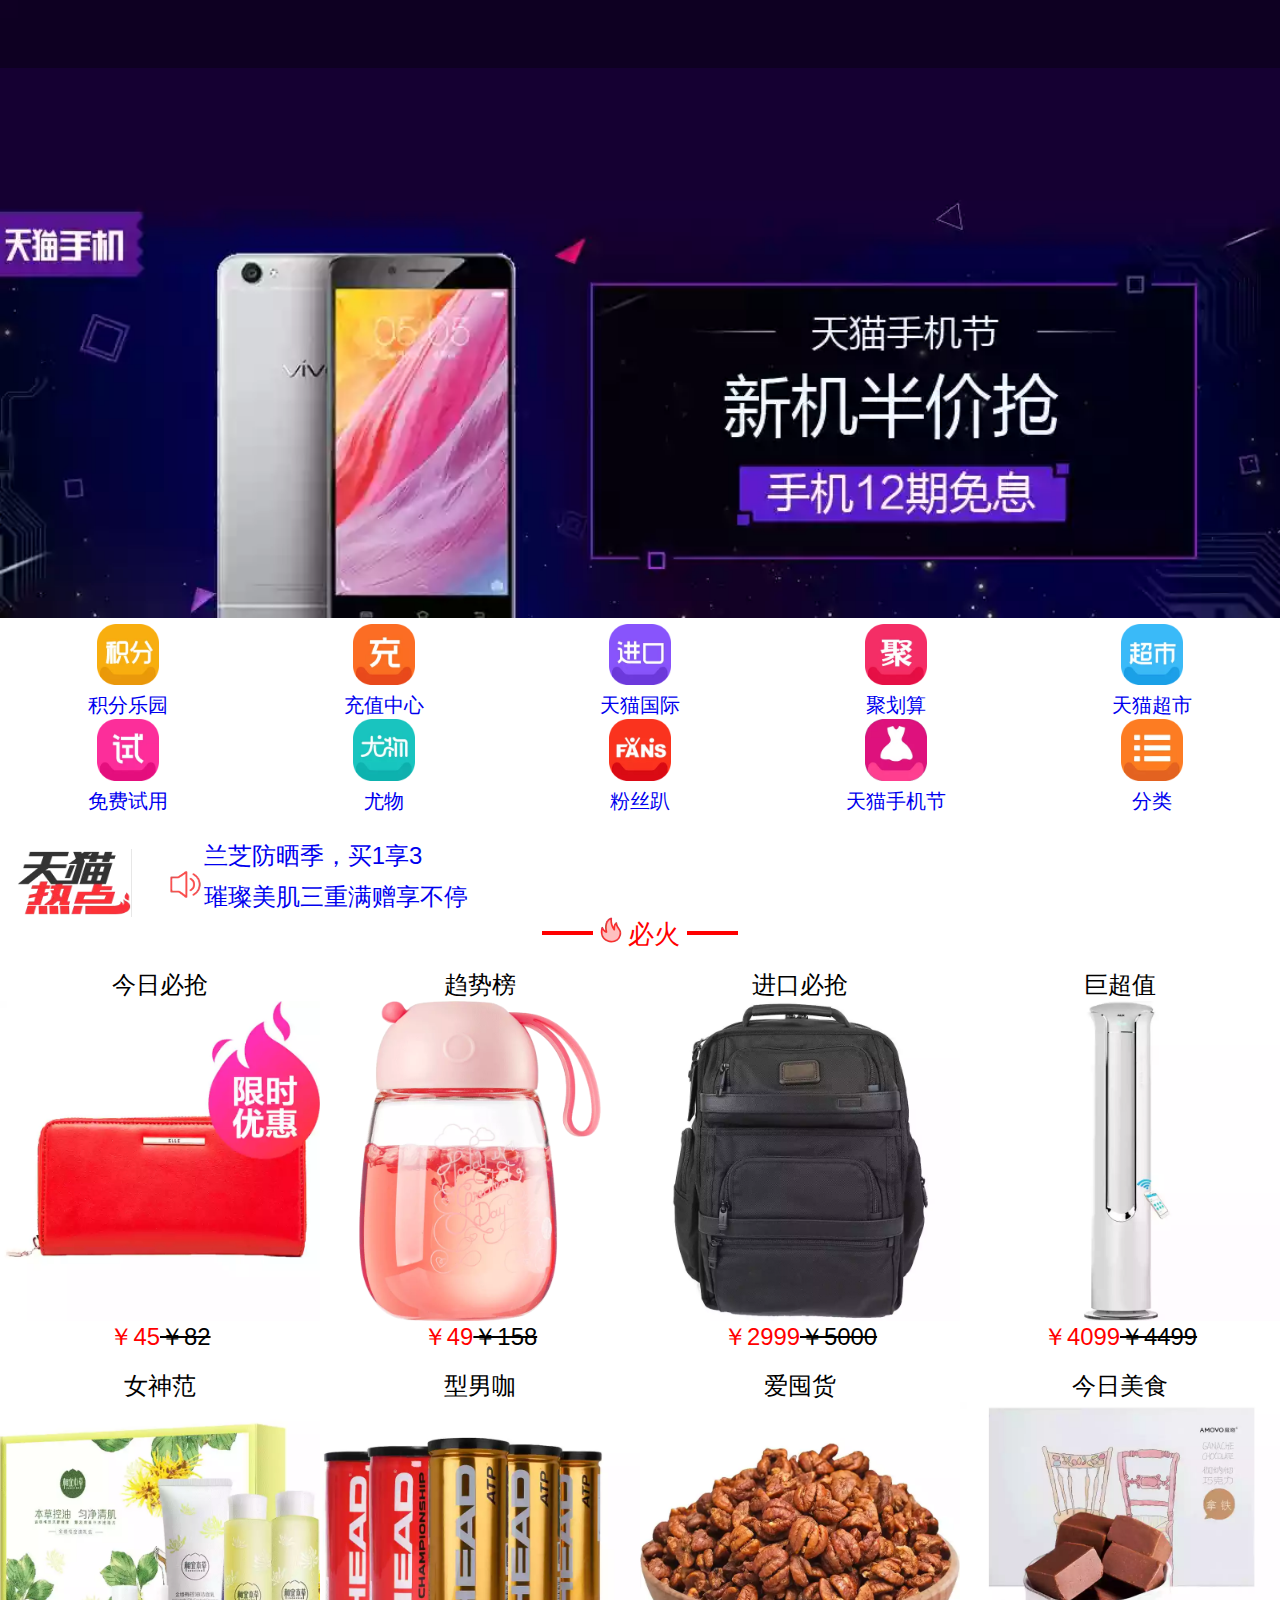
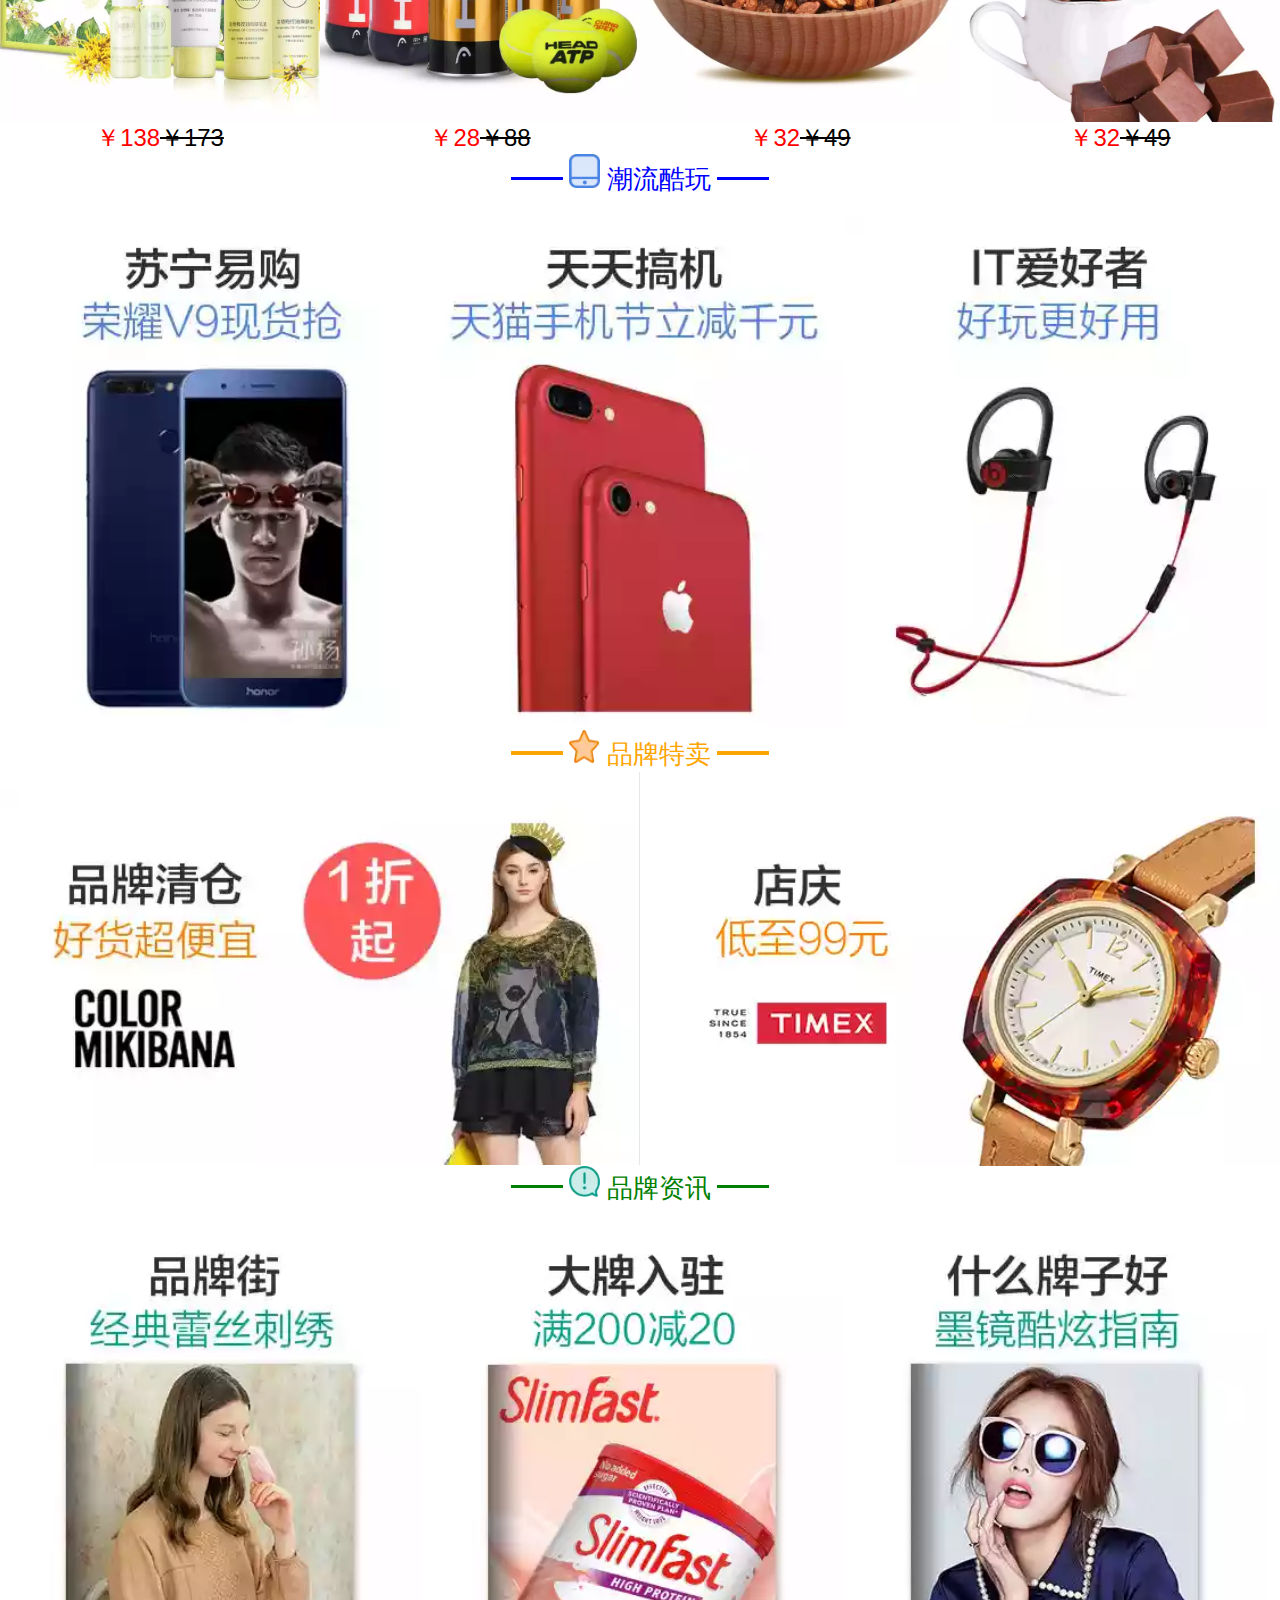
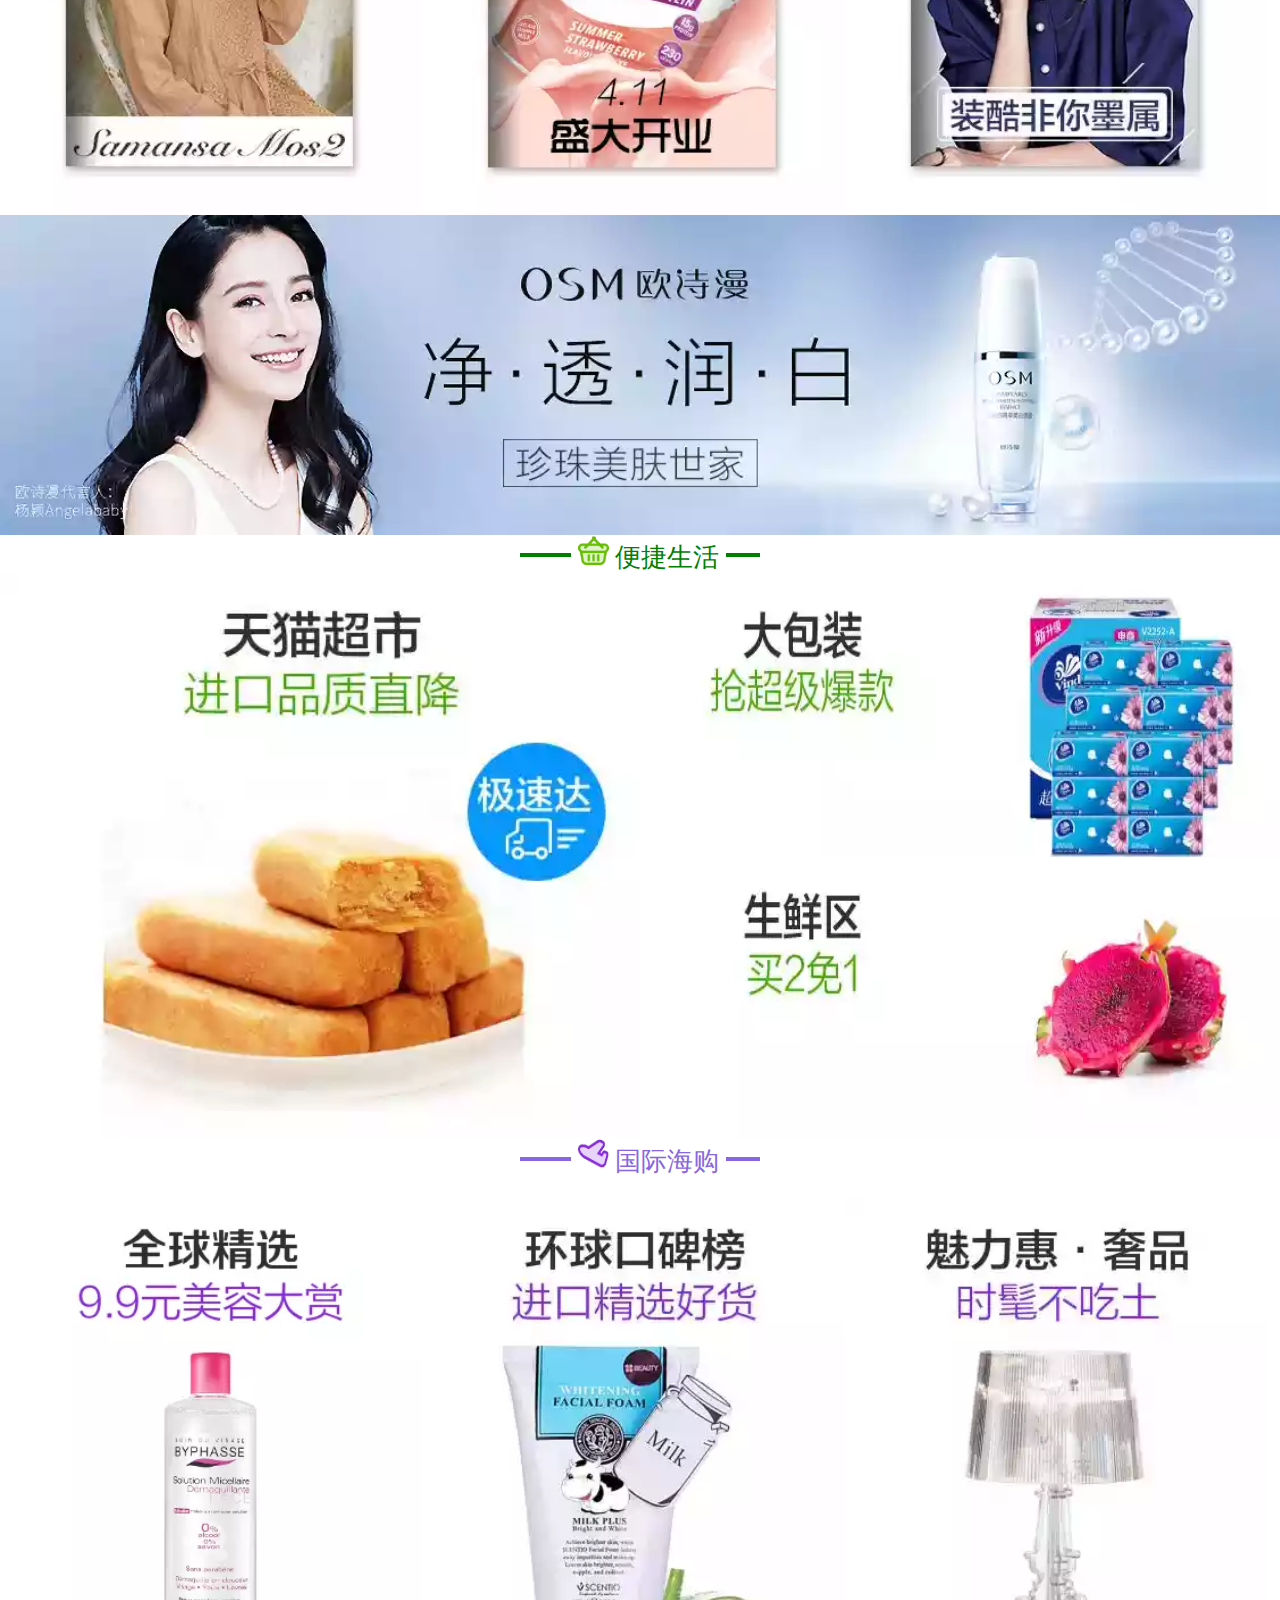
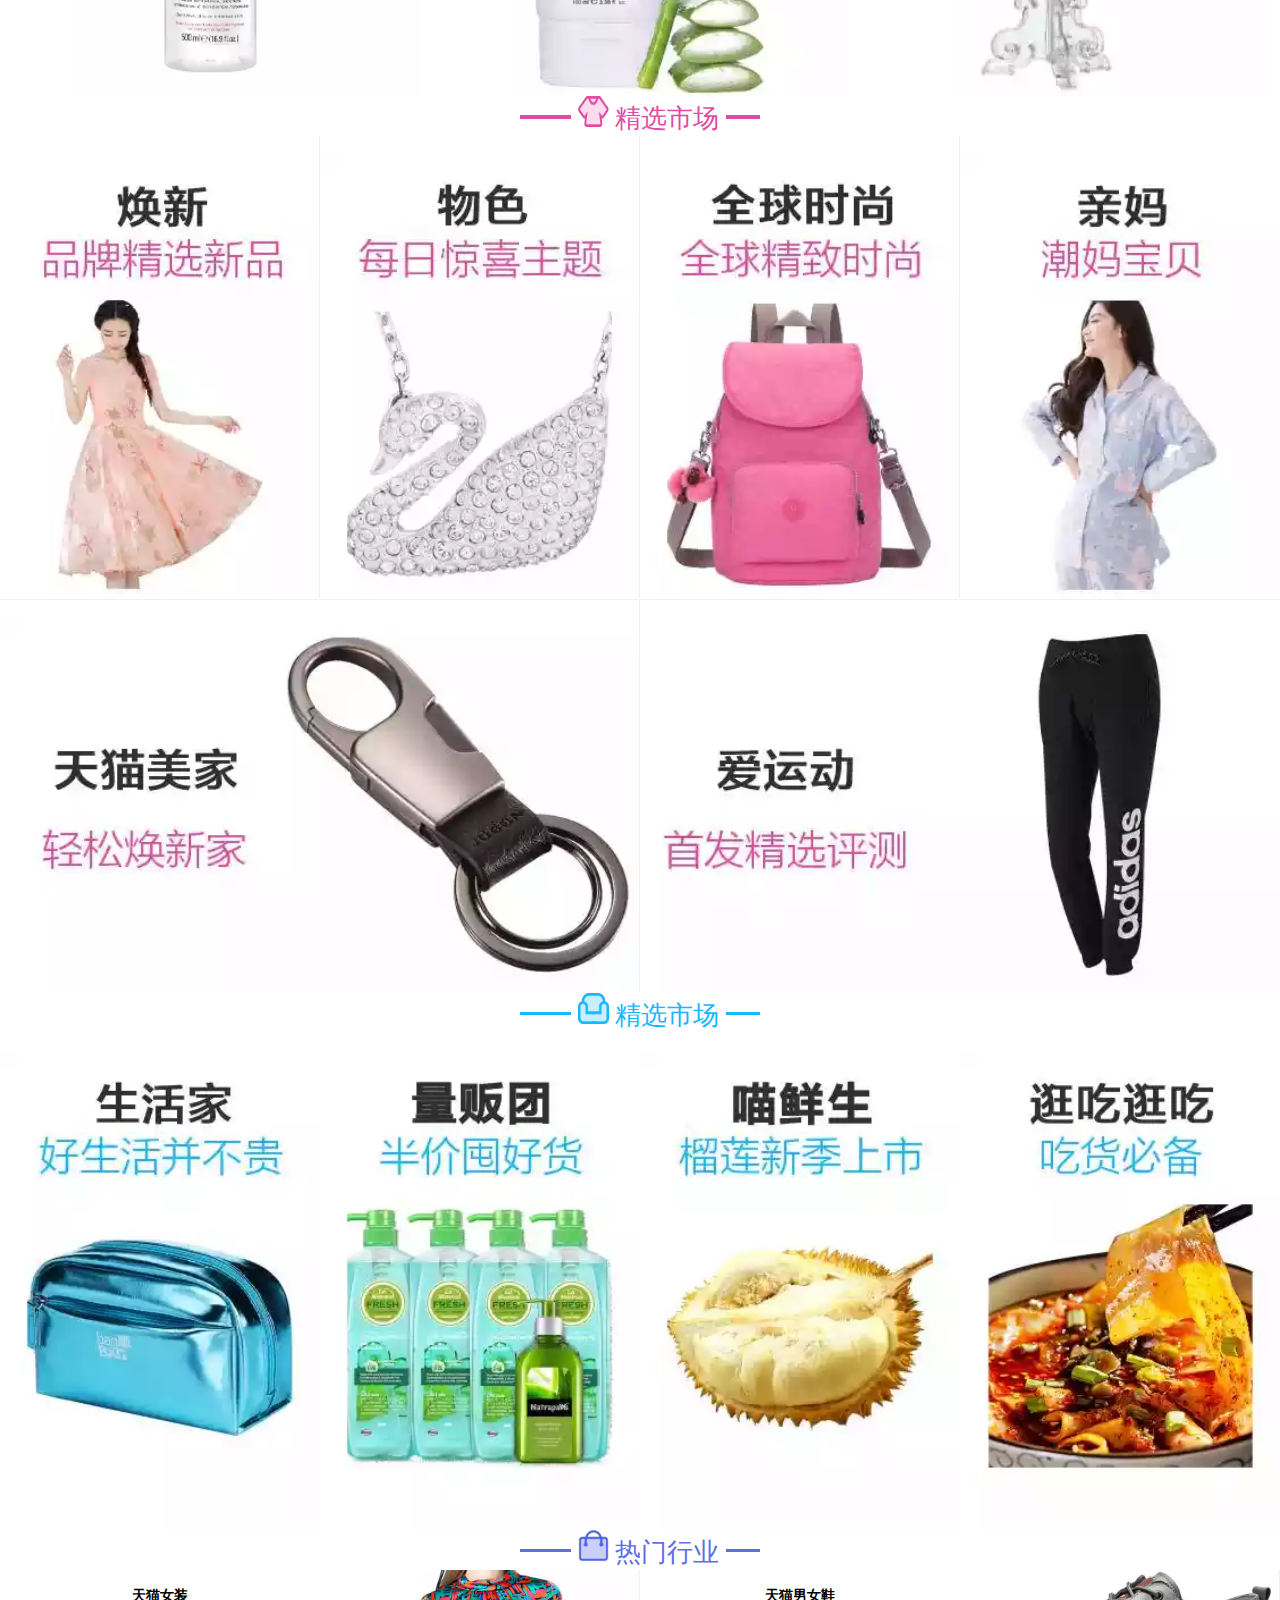
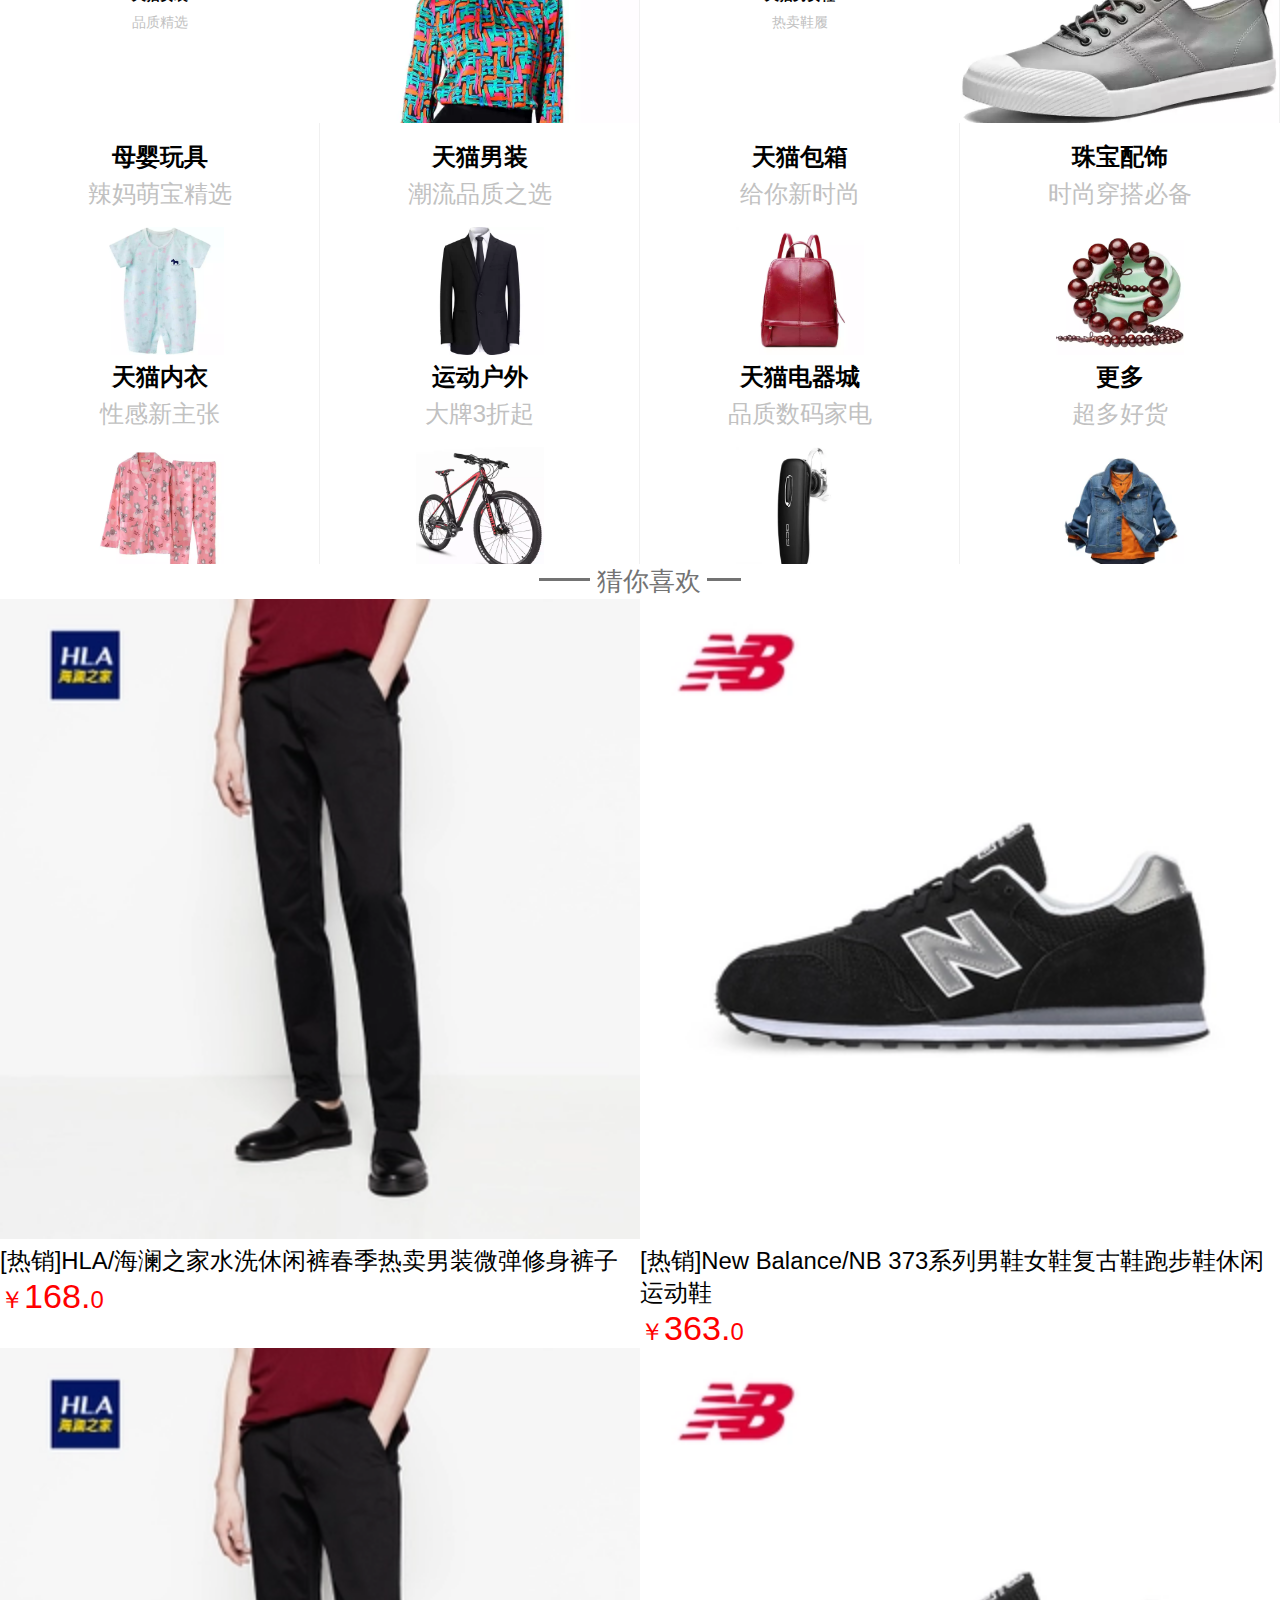
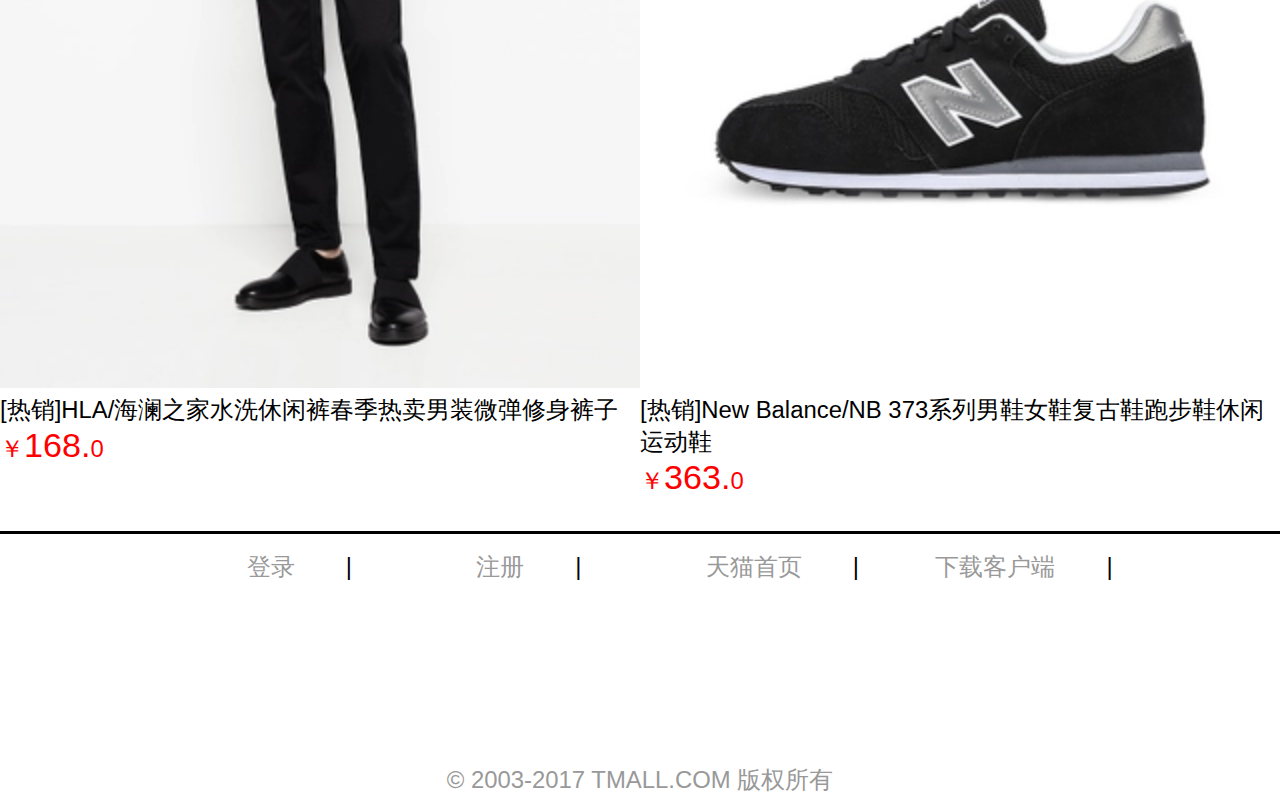
<file: index.html>
<!DOCTYPE html>
<html lang="en">
    <head>
        <meta charset="utf-8">
        <link rel="stylesheet" href="css/xkos.css">
         <link rel="stylesheet" href="css/comment.css">
         <link rel="stylesheet" href="font/iconfont.css">
         <meta name="viewport" content="width=device-width,initial-scale=1,minimum-scale=1,maximum-scale=1,user-scalable=no" />
    <script src="js/rem.js"></script>
    <meta name="x5-orientation" content="portrait | landscape" />
    <meta name="screen-orientation" content="portrait">
    <meta name="x5-fullscreen" content="true" />
    <meta name="full-screen" content="yes">
    <meta name="format-detection" content="telephone=no, email=no" />
    </head>
    <body>
    <header><div class="ydl"></div></header>
    <div class="banner">
    	<a href="#"><img src="img/banner1.webp" alt=""></a>
    </div>
    <div class="tubiao">
    	<ul>
    		<li>
    			<a href="#">
    				<img src="img/xuan1.png" alt="">
    				<span>积分乐园</span>
    			</a>
    		</li>
    		<li>
    			<a href="#">
    				<img src="img/xuan2.png" alt="">
    				<span>充值中心</span>
    			</a>
    		</li>
    		<li>
    			<a href="#">
    				<img src="img/xuan3.png" alt="">
    				<span>天猫国际</span>
    			</a>
    		</li>
    		<li>
    			<a href="#">
    				<img src="img/xuan4.png" alt="">
    				<span>聚划算</span>
    			</a>
    		</li>
    		<li>
    			<a href="#">
    				<img src="img/xuan5.png" alt="">
    				<span>天猫超市</span>
    			</a>
    		</li>
    		<li>
    			<a href="#">
    				<img src="img/xuan6.png" alt="">
    				<span>免费试用</span>
    			</a>
    		</li>
    		<li>
    			<a href="#">
    				<img src="img/xuan7.png" alt="">
    				<span>尤物</span>
    			</a>
    		</li>
    		<li>
    			<a href="#">
    				<img src="img/xuan8.png" alt="">
    				<span>粉丝趴</span>
    			</a>
    		</li>
    		<li>
    			<a href="#">
    				<img src="img/xuan9.png" alt="">
    				<span>天猫手机节</span>
    			</a>
    		</li>
    		<li>
    			<a href="#">
    				<img src="img/xuan10.png" alt="">
    				<span>分类</span>
    			</a>
    		</li>
    	</ul>
    </div>
    <div class="redian">
    	<div class="redian1"><img src="img/redian_.webp" alt=""></div>
    	<div class="redian2"><img src="img/laba.webp" alt=""></div>
    	<div class="redian3">
    		<ul>
    			<li class="redian31"><a href="#">兰芝防晒季，买1享3</a></li>
    			<li class="redian32"><a href="#">璀璨美肌三重满赠享不停</a></li>
    		</ul>
    	</div>
    </div>
    <div class="mk1">
    	    	<span class="left"></span>
    	    	<img src="img/huo.webp" alt="">
    			<span>必火</span>
    			<span class="right"></span>
    </div>
    <div>
    	</div>
    	<div class="mk2">
    		<ul>
    			<li><a href="#"><span>今日必抢</span><img src="img/o1_.webp" alt="" /><i>￥45</i><me>￥82</me></a></li>
    	<li><a href="#"><span>趋势榜</span><img src="img/02.webp" alt="" /><i>￥49</i><me>￥158</me></a></li>
  <li><a href="#"><span>进口必抢</span><img src="img/03.webp" alt="" /><i>￥2999</i><me>￥5000</me></a></li>
 <li><a href="#"><span>巨超值</span><img src="img/04.webp" alt="" /><i>￥4099</i><me>￥4499</me></a></li>
    <li><a href="#"><span>女神范</span><img src="img/05.webp" alt="" /><i>￥138</i><me>￥173</me></a></li>
     <li><a href="#"><span>型男咖</span><img src="img/06.webp" alt="" /><i>￥28</i><me>￥88</me></a></li>
     <li><a href="#"><span>爱囤货</span><img src="img/07.webp" alt="" /><i>￥32</i><me>￥49</me></a></li>
     <li><a href="#"><span>今日美食</span><img src="img/08.webp" alt="" /><i>￥32</i><me>￥49</me></a></li>
     </ul>
     			    			
    </div>
        <div class="mk3">
    	    	<span class="left"></span>
    	    	<img src="img/shouji.webp" alt="">
    			<span>潮流酷玩</span>
    			<span class="right"></span>
    			</div>
    			<div class="mk4">
    				<ul>
    				<li><a href="#"><img src="img/m1.webp" alt=""></a></li>
    				<li><a href="#"><img src="img/m2.webp" alt=""></a></li>
    				<li><a href="#"><img src="img/m3.webp" alt=""></a></li>
    				</ul>
    			</div>
    			<div class="mk5">
    	    	<span class="left"></span>
    	    	<img src="img/xing.webp" alt="">
    			<span>品牌特卖</span>
    			<span class="right"></span>
    			</div>
    			<div class="mk6">
    				<ul>
    				<li><a href="#"><img src="img/n1.webp" alt=""></a></li>
    				<li><a href="#"><img src="img/n2.webp" alt=""></a></li>
    				</ul>
    			</div>
    			  <div class="mk7">
    	    	<span class="left"></span>
    	    	<img src="img/wen.webp" alt="">
    			<span>品牌资讯</span>
    			<span class="right"></span>
    			</div>
    			<div class="mk8">
    				<ul>
    				<li><a href="#"><img src="img/b1.webp" alt=""></a></li>
    				<li><a href="#"><img src="img/b2.webp" alt=""></a></li>
    				<li><a href="#"><img src="img/b3.webp" alt=""></a></li>
    				</ul>
    			</div>
    			<div class="mk9"><a href="#"><img src="img/da1.webp" alt=""></a></div>
    			<div class="mk10">
    				<span class="left"></span>
    	    	<img src="img/lan.webp" alt="">
    			<span>便捷生活</span>
    			<span class="right"></span>
    			</div>
    			<div class="mm1">
    				<ul>
    				<li><a href="#"><img src="img/iii1.webp" alt=""></a></li>
    				<li><a href="#"><img class="cc" src="img/iii2.webp" alt=""><img class="cc"  src="img/iii3.webp" alt=""></a></li>
    				</ul>
    			</div>
                <div class="mm2">
                <span class="left"></span>
                <img src="img/hai.webp" alt="">
                <span>国际海购</span>
                <span class="right"></span>
                </div>
                <div class="mm3">
                <ul>
                    <li><a href="#"><img src="img/hai1.webp" alt=""></a></li>
                    <li><a href="#"><img src="img/hai2.webp" alt=""></a></li>
                    <li><a href="#"><img src="img/hai3.webp" alt=""></a></li>
                    </ul>
                </div>
                <div class="mm4">
                <span class="left"></span>
                <img src="img/shichang.webp" alt="">
                <span>精选市场</span>
                <span class="right"></span>
                </div>
            <div class="mm5">
                <ul>
                    <li><a href="#"><img src="img/shi1.webp" alt=""></a></li>
                    <li><a href="#"><img src="img/shi2.webp" alt=""></a></li>
                    <li><a href="#"><img src="img/shi3.webp" alt=""></a></li>
                    <li><a href="#"><img src="img/shi4.webp" alt=""></a></li>
                    </ul>
                </div>
                <div class="mm6">
                <ul>
                    <li><a href="#"><img src="img/shi5.webp" alt=""></a></li>
                    <li><a href="#"><img src="img/shi6.webp" alt=""></a></li>
                    </ul>
                </div>
                <div class="mm7">
                <span class="left"></span>
                <img src="img/ai1.webp" alt="">
                <span>精选市场</span>
                <span class="right"></span>
                </div>
                 <div class="mm8">
                <ul>
                    <li><a href="#"><img src="img/ai2.webp" alt=""></a></li>
                    <li><a href="#"><img src="img/ai3.webp" alt=""></a></li>
                    <li><a href="#"><img src="img/ai4.webp" alt=""></a></li>
                    <li><a href="#"><img src="img/ai5.webp" alt=""></a></li>
                    </ul>
                </div>
                <div class="mm9">
                <span class="left"></span>
                <img src="img/men.webp" alt="">
                <span>热门行业</span>
                <span class="right"></span>
                </div>
            <div class="mm10">
        <div class="mm10-1">
            <p>
                <strong>天猫女装</strong>
                <span>品质精选</span>
            </p>
            <div class="imgbox">
                <img src="img/ye1.webp" alt="">
            </div>
        </div>
        <div class="mm10-2">
            <p>
                <strong>天猫男女鞋</strong>
                <span>热卖鞋履</span>
            </p>
            <div class="imgbox">
                <img src="img/ye2.webp" alt="">
            </div>
        </div>
    </div>
    <div class="mm11">
        <ul>
            <li><a href="#">
                    <em>母婴玩具</em>
                    <br>
                    <span>辣妈萌宝精选</span>
                    <img src="img/sd1.webp" alt="">
                </a></li>
                    <li><a href="#">
                    <em>天猫男装</em>
                    <br>
                    <span>潮流品质之选</span>
                    <img src="img/e1.webp" alt="">
                </a></li>
                <li><a href="#">
                    <em>天猫包箱</em>
                    <br>
                    <span>给你新时尚</span>
                    <img src="img/e2.webp" alt="">
                </a></li>
                <li><a href="#">
                    <em>珠宝配饰</em>
                    <br>
                    <span>时尚穿搭必备</span>
                    <img src="img/e3.webp" alt="">
                </a></li>
                <li><a href="#">
                    <em>天猫内衣</em>
                    <br>
                    <span>性感新主张</span>
                    <img src="img/e4.webp" alt="">
                </a></li>
                <li><a href="#">
                    <em>运动户外</em>
                    <br>
                    <span>大牌3折起</span>
                    <img src="img/e5.webp" alt="">
                </a></li>
                <li><a href="#">
                    <em>天猫电器城</em>
                    <br>
                    <span>品质数码家电</span>
                    <img src="img/e6.webp" alt="">
                </a></li>
                <li><a href="#">
                    <em>更多</em>
                    <br>
                    <span>超多好货</span>
                    <img src="img/e7.webp" alt="">
                </a></li>

                </ul>
    </div>
    <div class="ff1">
                <span class="left"></span>
                <span>猜你喜欢</span>
                <span class="right"></span>
                </div>
    <div class="ff2">
        <ul>
            <li><img src="img/cn1.webp" alt=""><br><span>[热销]HLA/海澜之家水洗休闲裤春季热卖男装微弹修身裤子</span><em>￥<i>168.</i>0</em></li>
            <li><img src="img/cn2.webp" alt=""><br><span>[热销]New Balance/NB 373系列男鞋女鞋复古鞋跑步鞋休闲运动鞋</span><em>￥<i>363.</i>0</em></li>
            <li><img src="img/cn1.webp" alt=""><br><span>[热销]HLA/海澜之家水洗休闲裤春季热卖男装微弹修身裤子</span><em>￥<i>168.</i>0</em></li>
            <li><img src="img/cn2.webp" alt=""><br><span>[热销]New Balance/NB 373系列男鞋女鞋复古鞋跑步鞋休闲运动鞋</span><em>￥<i>363.</i>0</em></li>
        </ul>
    </div>
    <div class="dibu">
        
        <div class="dibu1"><ul>
            <li></li>
            <li><span>登录</span>|</li>
            <li><span>注册</span>|</li>
            <li><span>天猫首页</span>|</li>
            <li><span>下载客户端</span>|</li>
            <li></li>
        </ul></div>
        <div class="banquan">
            <span>© 2003-2017 TMALL.COM 版权所有</span>
        </div>
    </div>
    </body>
</html>
</file>
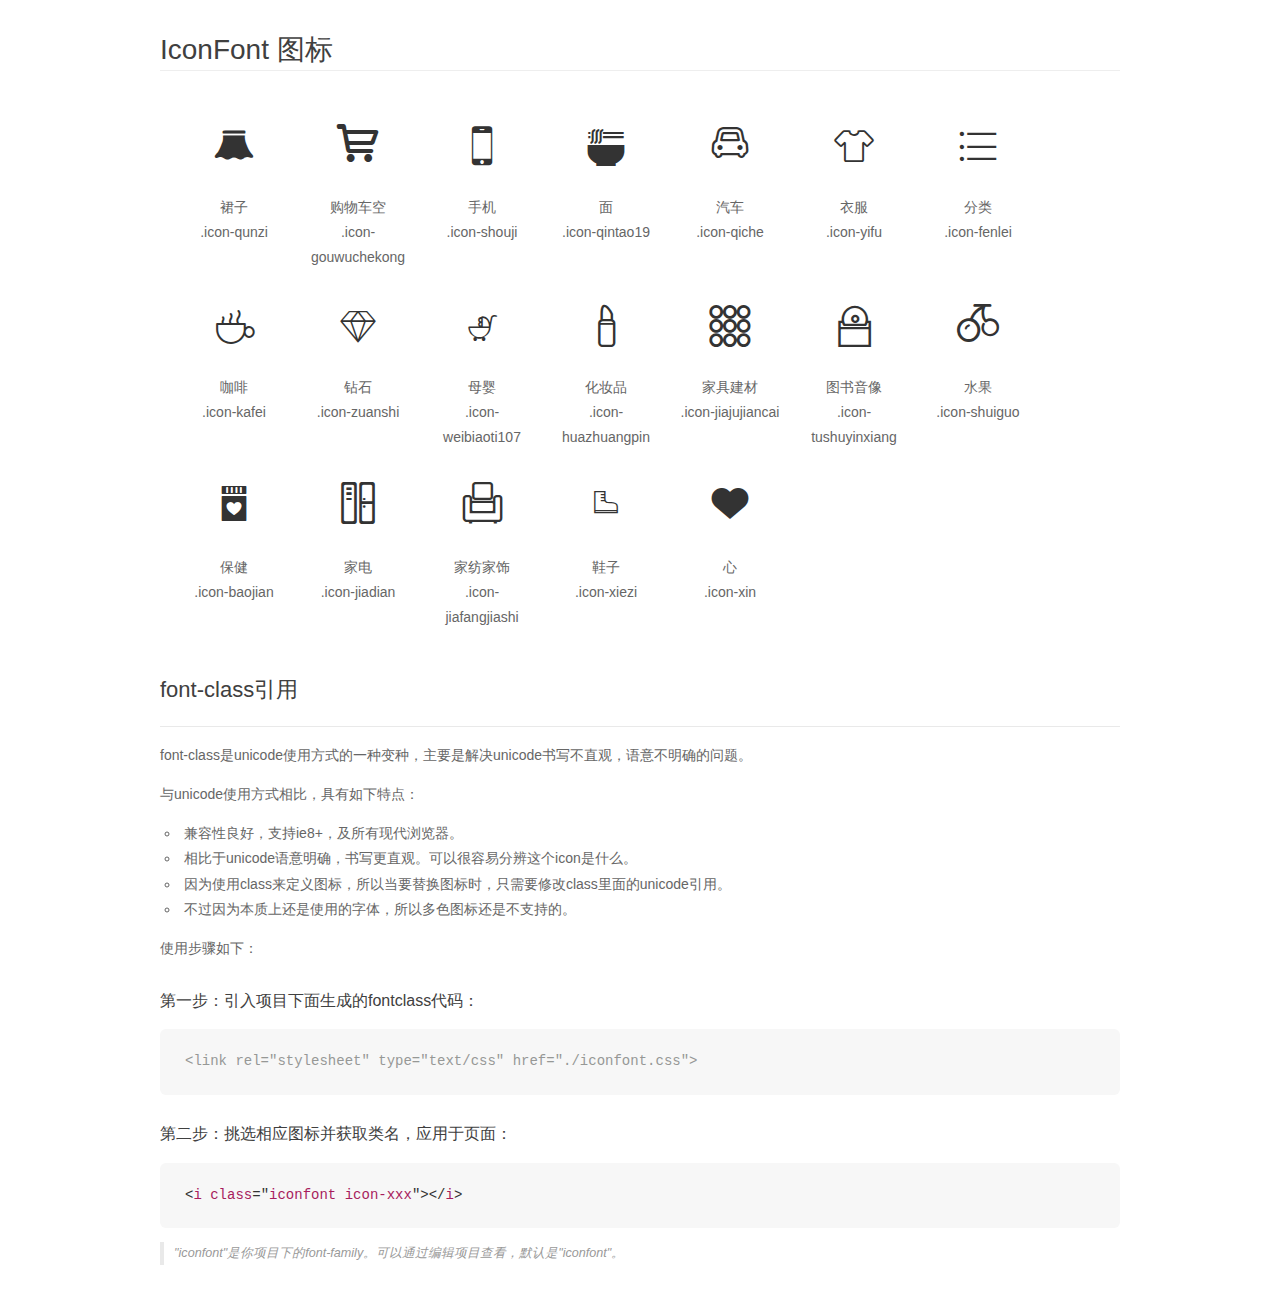
<file: font/demo_fontclass.html>
<!DOCTYPE html>
<html>
<head>
    <meta charset="utf-8"/>
    <title>IconFont</title>
    <link rel="stylesheet" href="demo.css">
    <link rel="stylesheet" href="iconfont.css">
</head>
<body>
    <div class="main markdown">
        <h1>IconFont 图标</h1>
        <ul class="icon_lists clear">
            
                <li>
                <i class="icon iconfont icon-qunzi"></i>
                    <div class="name">裙子</div>
                    <div class="fontclass">.icon-qunzi</div>
                </li>
            
                <li>
                <i class="icon iconfont icon-gouwuchekong"></i>
                    <div class="name">购物车空</div>
                    <div class="fontclass">.icon-gouwuchekong</div>
                </li>
            
                <li>
                <i class="icon iconfont icon-shouji"></i>
                    <div class="name">手机</div>
                    <div class="fontclass">.icon-shouji</div>
                </li>
            
                <li>
                <i class="icon iconfont icon-qintao19"></i>
                    <div class="name">面</div>
                    <div class="fontclass">.icon-qintao19</div>
                </li>
            
                <li>
                <i class="icon iconfont icon-qiche"></i>
                    <div class="name">汽车</div>
                    <div class="fontclass">.icon-qiche</div>
                </li>
            
                <li>
                <i class="icon iconfont icon-yifu"></i>
                    <div class="name">衣服</div>
                    <div class="fontclass">.icon-yifu</div>
                </li>
            
                <li>
                <i class="icon iconfont icon-fenlei"></i>
                    <div class="name">分类</div>
                    <div class="fontclass">.icon-fenlei</div>
                </li>
            
                <li>
                <i class="icon iconfont icon-kafei"></i>
                    <div class="name">咖啡</div>
                    <div class="fontclass">.icon-kafei</div>
                </li>
            
                <li>
                <i class="icon iconfont icon-zuanshi"></i>
                    <div class="name">钻石</div>
                    <div class="fontclass">.icon-zuanshi</div>
                </li>
            
                <li>
                <i class="icon iconfont icon-weibiaoti107"></i>
                    <div class="name">母婴</div>
                    <div class="fontclass">.icon-weibiaoti107</div>
                </li>
            
                <li>
                <i class="icon iconfont icon-huazhuangpin"></i>
                    <div class="name">化妆品</div>
                    <div class="fontclass">.icon-huazhuangpin</div>
                </li>
            
                <li>
                <i class="icon iconfont icon-jiajujiancai"></i>
                    <div class="name">家具建材</div>
                    <div class="fontclass">.icon-jiajujiancai</div>
                </li>
            
                <li>
                <i class="icon iconfont icon-tushuyinxiang"></i>
                    <div class="name">图书音像</div>
                    <div class="fontclass">.icon-tushuyinxiang</div>
                </li>
            
                <li>
                <i class="icon iconfont icon-shuiguo"></i>
                    <div class="name">水果</div>
                    <div class="fontclass">.icon-shuiguo</div>
                </li>
            
                <li>
                <i class="icon iconfont icon-baojian"></i>
                    <div class="name">保健</div>
                    <div class="fontclass">.icon-baojian</div>
                </li>
            
                <li>
                <i class="icon iconfont icon-jiadian"></i>
                    <div class="name">家电</div>
                    <div class="fontclass">.icon-jiadian</div>
                </li>
            
                <li>
                <i class="icon iconfont icon-jiafangjiashi"></i>
                    <div class="name">家纺家饰</div>
                    <div class="fontclass">.icon-jiafangjiashi</div>
                </li>
            
                <li>
                <i class="icon iconfont icon-xiezi"></i>
                    <div class="name">鞋子</div>
                    <div class="fontclass">.icon-xiezi</div>
                </li>
            
                <li>
                <i class="icon iconfont icon-xin"></i>
                    <div class="name">心</div>
                    <div class="fontclass">.icon-xin</div>
                </li>
            
        </ul>

        <h2 id="font-class-">font-class引用</h2>
        <hr>

        <p>font-class是unicode使用方式的一种变种，主要是解决unicode书写不直观，语意不明确的问题。</p>
        <p>与unicode使用方式相比，具有如下特点：</p>
        <ul>
        <li>兼容性良好，支持ie8+，及所有现代浏览器。</li>
        <li>相比于unicode语意明确，书写更直观。可以很容易分辨这个icon是什么。</li>
        <li>因为使用class来定义图标，所以当要替换图标时，只需要修改class里面的unicode引用。</li>
        <li>不过因为本质上还是使用的字体，所以多色图标还是不支持的。</li>
        </ul>
        <p>使用步骤如下：</p>
        <h3 id="-fontclass-">第一步：引入项目下面生成的fontclass代码：</h3>


        <pre><code class="lang-js hljs javascript"><span class="hljs-comment">&lt;link rel="stylesheet" type="text/css" href="./iconfont.css"&gt;</span></code></pre>
        <h3 id="-">第二步：挑选相应图标并获取类名，应用于页面：</h3>
        <pre><code class="lang-css hljs">&lt;<span class="hljs-selector-tag">i</span> <span class="hljs-selector-tag">class</span>="<span class="hljs-selector-tag">iconfont</span> <span class="hljs-selector-tag">icon-xxx</span>"&gt;&lt;/<span class="hljs-selector-tag">i</span>&gt;</code></pre>
        <blockquote>
        <p>"iconfont"是你项目下的font-family。可以通过编辑项目查看，默认是"iconfont"。</p>
        </blockquote>
    </div>
</body>
</html>
</file>
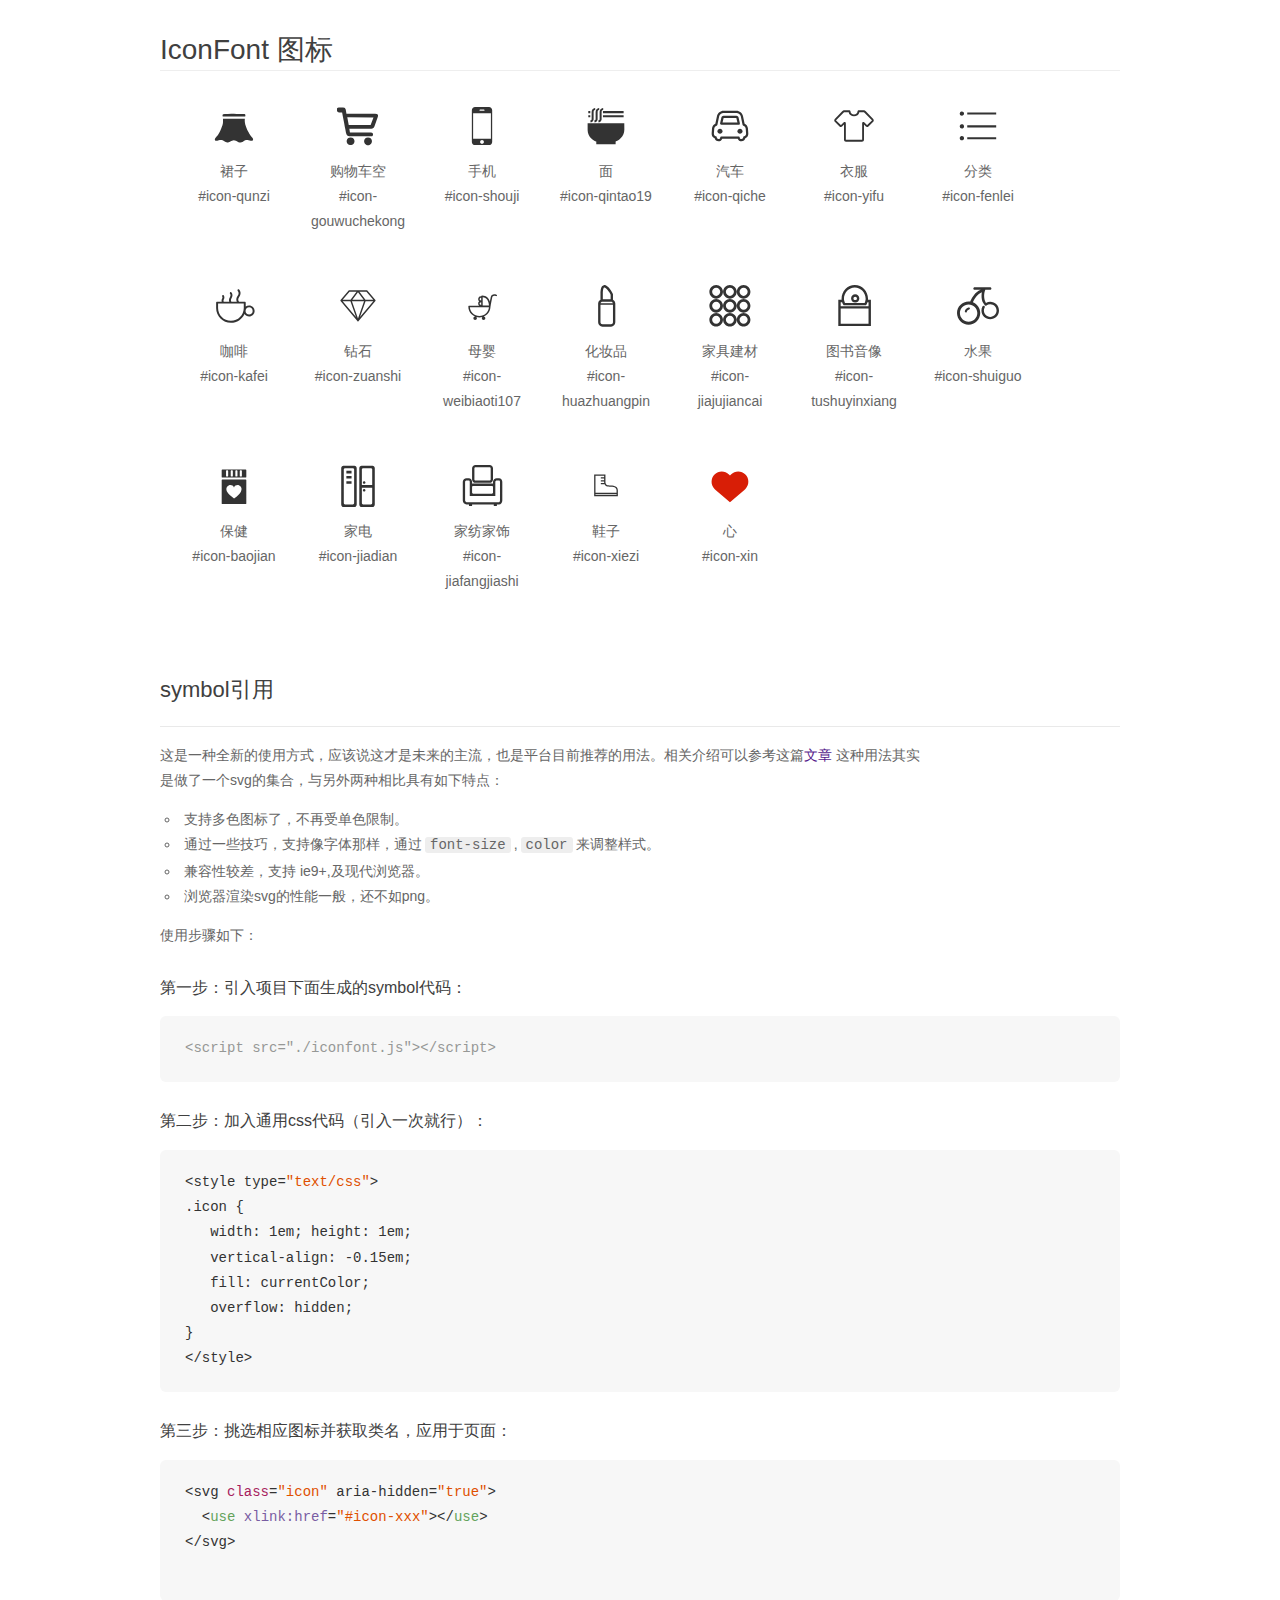
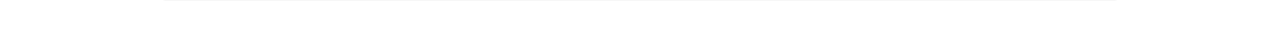
<file: font/demo_symbol.html>
<!DOCTYPE html>
<html>
<head>
    <meta charset="utf-8"/>
    <title>IconFont</title>
    <link rel="stylesheet" href="demo.css">
    <script src="iconfont.js"></script>

    <style type="text/css">
        .icon {
          /* 通过设置 font-size 来改变图标大小 */
          width: 1em; height: 1em;
          /* 图标和文字相邻时，垂直对齐 */
          vertical-align: -0.15em;
          /* 通过设置 color 来改变 SVG 的颜色/fill */
          fill: currentColor;
          /* path 和 stroke 溢出 viewBox 部分在 IE 下会显示
             normalize.css 中也包含这行 */
          overflow: hidden;
        }

    </style>
</head>
<body>
    <div class="main markdown">
        <h1>IconFont 图标</h1>
        <ul class="icon_lists clear">
            
                <li>
                    <svg class="icon" aria-hidden="true">
                        <use xlink:href="#icon-qunzi"></use>
                    </svg>
                    <div class="name">裙子</div>
                    <div class="fontclass">#icon-qunzi</div>
                </li>
            
                <li>
                    <svg class="icon" aria-hidden="true">
                        <use xlink:href="#icon-gouwuchekong"></use>
                    </svg>
                    <div class="name">购物车空</div>
                    <div class="fontclass">#icon-gouwuchekong</div>
                </li>
            
                <li>
                    <svg class="icon" aria-hidden="true">
                        <use xlink:href="#icon-shouji"></use>
                    </svg>
                    <div class="name">手机</div>
                    <div class="fontclass">#icon-shouji</div>
                </li>
            
                <li>
                    <svg class="icon" aria-hidden="true">
                        <use xlink:href="#icon-qintao19"></use>
                    </svg>
                    <div class="name">面</div>
                    <div class="fontclass">#icon-qintao19</div>
                </li>
            
                <li>
                    <svg class="icon" aria-hidden="true">
                        <use xlink:href="#icon-qiche"></use>
                    </svg>
                    <div class="name">汽车</div>
                    <div class="fontclass">#icon-qiche</div>
                </li>
            
                <li>
                    <svg class="icon" aria-hidden="true">
                        <use xlink:href="#icon-yifu"></use>
                    </svg>
                    <div class="name">衣服</div>
                    <div class="fontclass">#icon-yifu</div>
                </li>
            
                <li>
                    <svg class="icon" aria-hidden="true">
                        <use xlink:href="#icon-fenlei"></use>
                    </svg>
                    <div class="name">分类</div>
                    <div class="fontclass">#icon-fenlei</div>
                </li>
            
                <li>
                    <svg class="icon" aria-hidden="true">
                        <use xlink:href="#icon-kafei"></use>
                    </svg>
                    <div class="name">咖啡</div>
                    <div class="fontclass">#icon-kafei</div>
                </li>
            
                <li>
                    <svg class="icon" aria-hidden="true">
                        <use xlink:href="#icon-zuanshi"></use>
                    </svg>
                    <div class="name">钻石</div>
                    <div class="fontclass">#icon-zuanshi</div>
                </li>
            
                <li>
                    <svg class="icon" aria-hidden="true">
                        <use xlink:href="#icon-weibiaoti107"></use>
                    </svg>
                    <div class="name">母婴</div>
                    <div class="fontclass">#icon-weibiaoti107</div>
                </li>
            
                <li>
                    <svg class="icon" aria-hidden="true">
                        <use xlink:href="#icon-huazhuangpin"></use>
                    </svg>
                    <div class="name">化妆品</div>
                    <div class="fontclass">#icon-huazhuangpin</div>
                </li>
            
                <li>
                    <svg class="icon" aria-hidden="true">
                        <use xlink:href="#icon-jiajujiancai"></use>
                    </svg>
                    <div class="name">家具建材</div>
                    <div class="fontclass">#icon-jiajujiancai</div>
                </li>
            
                <li>
                    <svg class="icon" aria-hidden="true">
                        <use xlink:href="#icon-tushuyinxiang"></use>
                    </svg>
                    <div class="name">图书音像</div>
                    <div class="fontclass">#icon-tushuyinxiang</div>
                </li>
            
                <li>
                    <svg class="icon" aria-hidden="true">
                        <use xlink:href="#icon-shuiguo"></use>
                    </svg>
                    <div class="name">水果</div>
                    <div class="fontclass">#icon-shuiguo</div>
                </li>
            
                <li>
                    <svg class="icon" aria-hidden="true">
                        <use xlink:href="#icon-baojian"></use>
                    </svg>
                    <div class="name">保健</div>
                    <div class="fontclass">#icon-baojian</div>
                </li>
            
                <li>
                    <svg class="icon" aria-hidden="true">
                        <use xlink:href="#icon-jiadian"></use>
                    </svg>
                    <div class="name">家电</div>
                    <div class="fontclass">#icon-jiadian</div>
                </li>
            
                <li>
                    <svg class="icon" aria-hidden="true">
                        <use xlink:href="#icon-jiafangjiashi"></use>
                    </svg>
                    <div class="name">家纺家饰</div>
                    <div class="fontclass">#icon-jiafangjiashi</div>
                </li>
            
                <li>
                    <svg class="icon" aria-hidden="true">
                        <use xlink:href="#icon-xiezi"></use>
                    </svg>
                    <div class="name">鞋子</div>
                    <div class="fontclass">#icon-xiezi</div>
                </li>
            
                <li>
                    <svg class="icon" aria-hidden="true">
                        <use xlink:href="#icon-xin"></use>
                    </svg>
                    <div class="name">心</div>
                    <div class="fontclass">#icon-xin</div>
                </li>
            
        </ul>


        <h2 id="symbol-">symbol引用</h2>
        <hr>

        <p>这是一种全新的使用方式，应该说这才是未来的主流，也是平台目前推荐的用法。相关介绍可以参考这篇<a href="">文章</a>
        这种用法其实是做了一个svg的集合，与另外两种相比具有如下特点：</p>
        <ul>
          <li>支持多色图标了，不再受单色限制。</li>
          <li>通过一些技巧，支持像字体那样，通过<code>font-size</code>,<code>color</code>来调整样式。</li>
          <li>兼容性较差，支持 ie9+,及现代浏览器。</li>
          <li>浏览器渲染svg的性能一般，还不如png。</li>
        </ul>
        <p>使用步骤如下：</p>
        <h3 id="-symbol-">第一步：引入项目下面生成的symbol代码：</h3>
        <pre><code class="lang-js hljs javascript"><span class="hljs-comment">&lt;script src="./iconfont.js"&gt;&lt;/script&gt;</span></code></pre>
        <h3 id="-css-">第二步：加入通用css代码（引入一次就行）：</h3>
        <pre><code class="lang-js hljs javascript">&lt;style type=<span class="hljs-string">"text/css"</span>&gt;
.icon {
   width: <span class="hljs-number">1</span>em; height: <span class="hljs-number">1</span>em;
   vertical-align: <span class="hljs-number">-0.15</span>em;
   fill: currentColor;
   overflow: hidden;
}
&lt;<span class="hljs-regexp">/style&gt;</span></code></pre>
        <h3 id="-">第三步：挑选相应图标并获取类名，应用于页面：</h3>
        <pre><code class="lang-js hljs javascript">&lt;svg <span class="hljs-class"><span class="hljs-keyword">class</span></span>=<span class="hljs-string">"icon"</span> aria-hidden=<span class="hljs-string">"true"</span>&gt;<span class="xml"><span class="hljs-tag">
  &lt;<span class="hljs-name">use</span> <span class="hljs-attr">xlink:href</span>=<span class="hljs-string">"#icon-xxx"</span>&gt;</span><span class="hljs-tag">&lt;/<span class="hljs-name">use</span>&gt;</span>
</span>&lt;<span class="hljs-regexp">/svg&gt;
        </span></code></pre>
    </div>
</body>
</html>
</file>
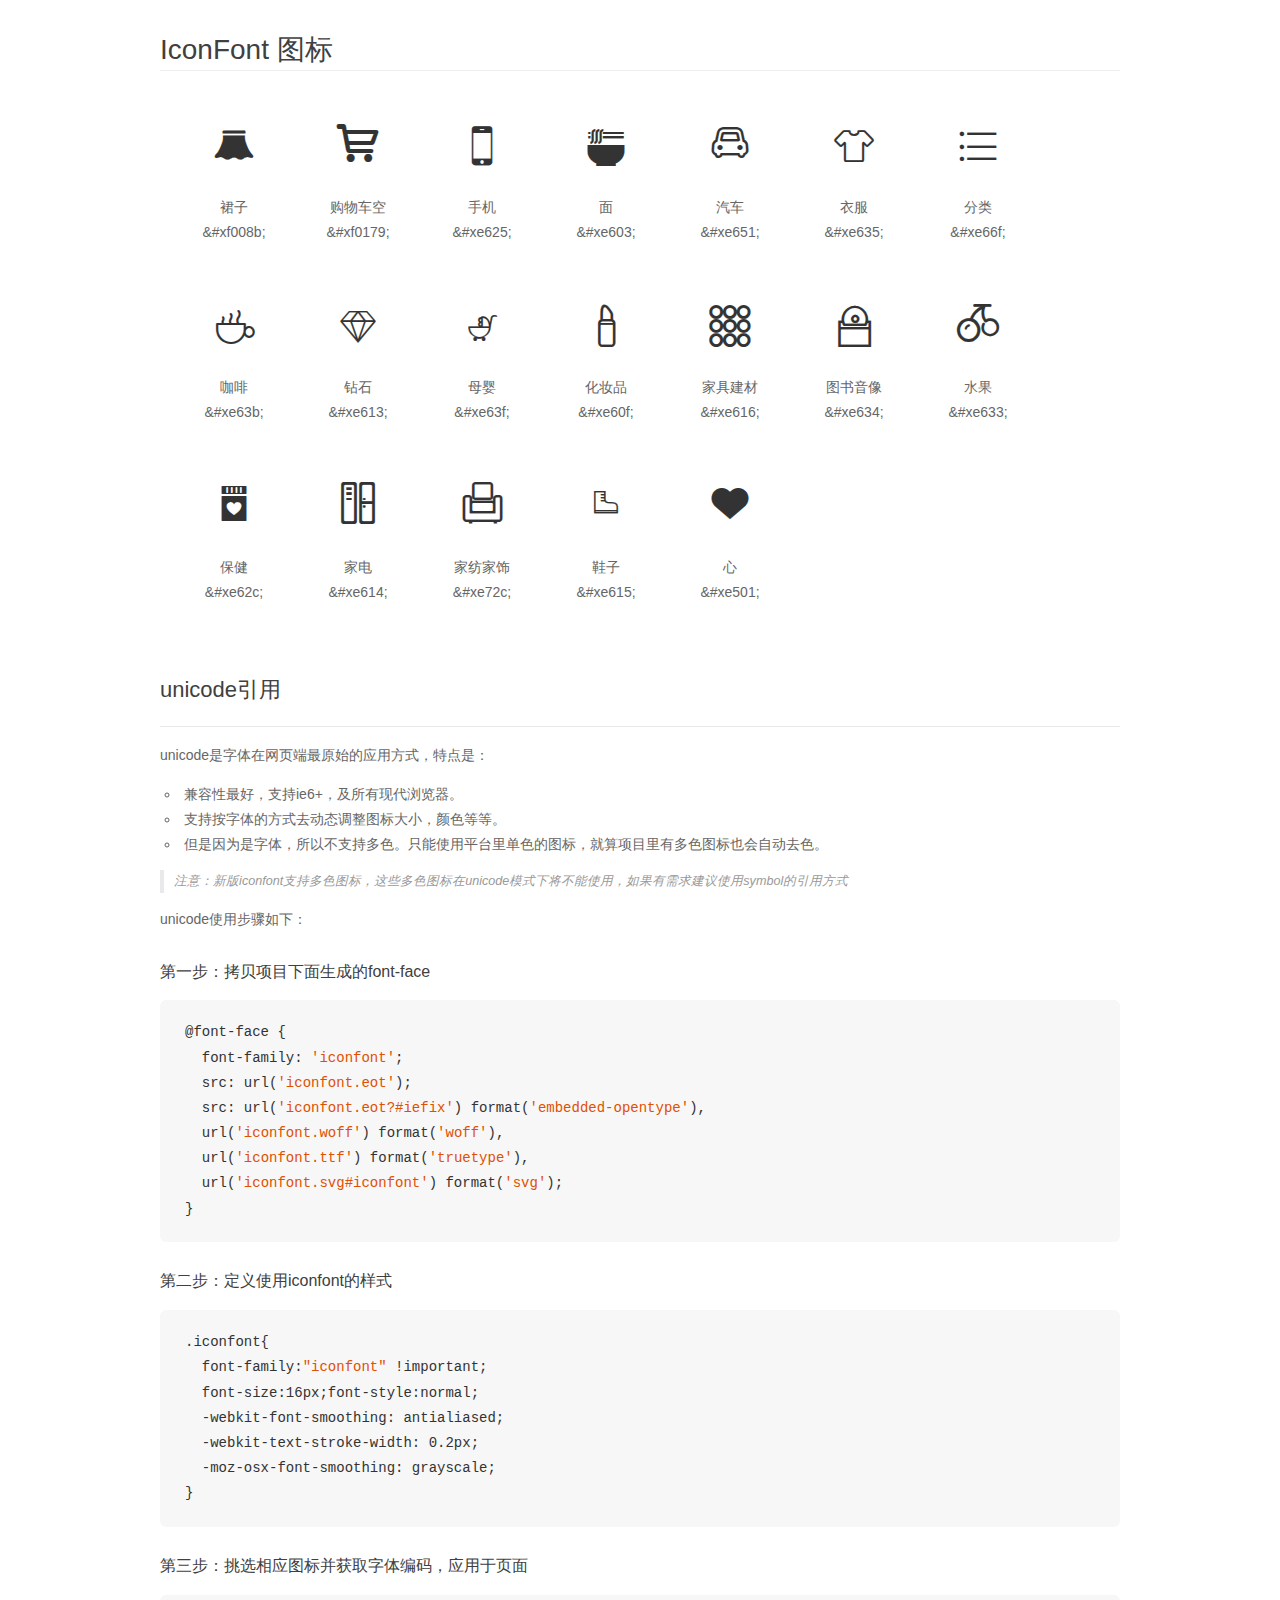
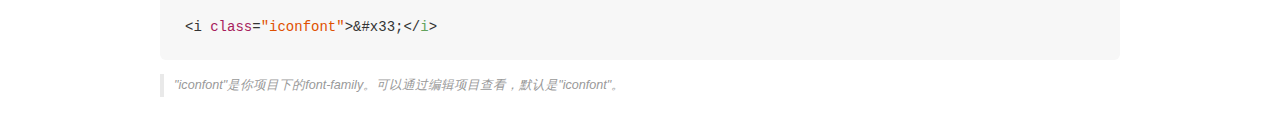
<file: font/demo_unicode.html>
<!DOCTYPE html>
<html>
<head>
    <meta charset="utf-8"/>
    <title>IconFont</title>
    <link rel="stylesheet" href="demo.css">

    <style type="text/css">

        @font-face {font-family: "iconfont";
          src: url('iconfont.eot'); /* IE9*/
          src: url('iconfont.eot#iefix') format('embedded-opentype'), /* IE6-IE8 */
          url('iconfont.woff') format('woff'), /* chrome, firefox */
          url('iconfont.ttf') format('truetype'), /* chrome, firefox, opera, Safari, Android, iOS 4.2+*/
          url('iconfont.svg#iconfont') format('svg'); /* iOS 4.1- */
        }

        .iconfont {
          font-family:"iconfont" !important;
          font-size:16px;
          font-style:normal;
          -webkit-font-smoothing: antialiased;
          -webkit-text-stroke-width: 0.2px;
          -moz-osx-font-smoothing: grayscale;
        }

    </style>
</head>
<body>
    <div class="main markdown">
        <h1>IconFont 图标</h1>
        <ul class="icon_lists clear">
            
                <li>
                <i class="icon iconfont">&#xf008b;</i>
                    <div class="name">裙子</div>
                    <div class="code">&amp;#xf008b;</div>
                </li>
            
                <li>
                <i class="icon iconfont">&#xf0179;</i>
                    <div class="name">购物车空</div>
                    <div class="code">&amp;#xf0179;</div>
                </li>
            
                <li>
                <i class="icon iconfont">&#xe625;</i>
                    <div class="name">手机</div>
                    <div class="code">&amp;#xe625;</div>
                </li>
            
                <li>
                <i class="icon iconfont">&#xe603;</i>
                    <div class="name">面</div>
                    <div class="code">&amp;#xe603;</div>
                </li>
            
                <li>
                <i class="icon iconfont">&#xe651;</i>
                    <div class="name">汽车</div>
                    <div class="code">&amp;#xe651;</div>
                </li>
            
                <li>
                <i class="icon iconfont">&#xe635;</i>
                    <div class="name">衣服</div>
                    <div class="code">&amp;#xe635;</div>
                </li>
            
                <li>
                <i class="icon iconfont">&#xe66f;</i>
                    <div class="name">分类</div>
                    <div class="code">&amp;#xe66f;</div>
                </li>
            
                <li>
                <i class="icon iconfont">&#xe63b;</i>
                    <div class="name">咖啡</div>
                    <div class="code">&amp;#xe63b;</div>
                </li>
            
                <li>
                <i class="icon iconfont">&#xe613;</i>
                    <div class="name">钻石</div>
                    <div class="code">&amp;#xe613;</div>
                </li>
            
                <li>
                <i class="icon iconfont">&#xe63f;</i>
                    <div class="name">母婴</div>
                    <div class="code">&amp;#xe63f;</div>
                </li>
            
                <li>
                <i class="icon iconfont">&#xe60f;</i>
                    <div class="name">化妆品</div>
                    <div class="code">&amp;#xe60f;</div>
                </li>
            
                <li>
                <i class="icon iconfont">&#xe616;</i>
                    <div class="name">家具建材</div>
                    <div class="code">&amp;#xe616;</div>
                </li>
            
                <li>
                <i class="icon iconfont">&#xe634;</i>
                    <div class="name">图书音像</div>
                    <div class="code">&amp;#xe634;</div>
                </li>
            
                <li>
                <i class="icon iconfont">&#xe633;</i>
                    <div class="name">水果</div>
                    <div class="code">&amp;#xe633;</div>
                </li>
            
                <li>
                <i class="icon iconfont">&#xe62c;</i>
                    <div class="name">保健</div>
                    <div class="code">&amp;#xe62c;</div>
                </li>
            
                <li>
                <i class="icon iconfont">&#xe614;</i>
                    <div class="name">家电</div>
                    <div class="code">&amp;#xe614;</div>
                </li>
            
                <li>
                <i class="icon iconfont">&#xe72c;</i>
                    <div class="name">家纺家饰</div>
                    <div class="code">&amp;#xe72c;</div>
                </li>
            
                <li>
                <i class="icon iconfont">&#xe615;</i>
                    <div class="name">鞋子</div>
                    <div class="code">&amp;#xe615;</div>
                </li>
            
                <li>
                <i class="icon iconfont">&#xe501;</i>
                    <div class="name">心</div>
                    <div class="code">&amp;#xe501;</div>
                </li>
            
        </ul>
        <h2 id="unicode-">unicode引用</h2>
        <hr>

        <p>unicode是字体在网页端最原始的应用方式，特点是：</p>
        <ul>
        <li>兼容性最好，支持ie6+，及所有现代浏览器。</li>
        <li>支持按字体的方式去动态调整图标大小，颜色等等。</li>
        <li>但是因为是字体，所以不支持多色。只能使用平台里单色的图标，就算项目里有多色图标也会自动去色。</li>
        </ul>
        <blockquote>
        <p>注意：新版iconfont支持多色图标，这些多色图标在unicode模式下将不能使用，如果有需求建议使用symbol的引用方式</p>
        </blockquote>
        <p>unicode使用步骤如下：</p>
        <h3 id="-font-face">第一步：拷贝项目下面生成的font-face</h3>
        <pre><code class="lang-js hljs javascript">@font-face {
  font-family: <span class="hljs-string">'iconfont'</span>;
  src: url(<span class="hljs-string">'iconfont.eot'</span>);
  src: url(<span class="hljs-string">'iconfont.eot?#iefix'</span>) format(<span class="hljs-string">'embedded-opentype'</span>),
  url(<span class="hljs-string">'iconfont.woff'</span>) format(<span class="hljs-string">'woff'</span>),
  url(<span class="hljs-string">'iconfont.ttf'</span>) format(<span class="hljs-string">'truetype'</span>),
  url(<span class="hljs-string">'iconfont.svg#iconfont'</span>) format(<span class="hljs-string">'svg'</span>);
}
</code></pre>
        <h3 id="-iconfont-">第二步：定义使用iconfont的样式</h3>
        <pre><code class="lang-js hljs javascript">.iconfont{
  font-family:<span class="hljs-string">"iconfont"</span> !important;
  font-size:<span class="hljs-number">16</span>px;font-style:normal;
  -webkit-font-smoothing: antialiased;
  -webkit-text-stroke-width: <span class="hljs-number">0.2</span>px;
  -moz-osx-font-smoothing: grayscale;
}
</code></pre>
        <h3 id="-">第三步：挑选相应图标并获取字体编码，应用于页面</h3>
        <pre><code class="lang-js hljs javascript">&lt;i <span class="hljs-class"><span class="hljs-keyword">class</span></span>=<span class="hljs-string">"iconfont"</span>&gt;&amp;#x33;<span class="xml"><span class="hljs-tag">&lt;/<span class="hljs-name">i</span>&gt;</span></span></code></pre>

        <blockquote>
        <p>"iconfont"是你项目下的font-family。可以通过编辑项目查看，默认是"iconfont"。</p>
        </blockquote>
    </div>


</body>
</html>
</file>
<file: css/xkos.css>
body,html{
	width: 100%;
	height: 100%;
}
body{
	overflow: scroll;
}
.ydl{
	width: 100%;
	height: 0.4rem;
	background: rgba(0, 0, 0, 0.3);
	position: fixed;
}
.banner{
	width: 100%;
	height: auto;
}
.banner a{
	width: 100%;
	height: auto;
	display: block;
}
.banner a>img{
	width: 100%;
	height: 3.62rem;
}
.tubiao{
	width: 100%;
	height: auto;
	overflow: hidden;
}
.tubiao ul{
	width: 100%;
	height: auto;
}
.tubiao ul>li{
	width: 20%;
	height: auto;
	float: left;
}
.tubiao ul>li>a{
	width: 100%;
	height: auto;
	text-decoration: none;
	display: block;
	text-align: center;
}
.tubiao ul>li>a>img{
	width: 0.36rem;
	height: 0.36rem;
}
.tubiao ul>li>a>span{
	display: block;
	font-size: 0.12rem;

}
.redian{
	width: 100%;
	height: auto;
	overflow: hidden;
}
.redian1{
	width: 100%;
	height: auto;
}
.redian1 img{
	width: 0.668rem;
	height: 0.4rem;
	float: left;
	margin-left: 0.1rem;
	margin-top: 0.2rem;
	border-right: 0.01rem solid #E7E7E7;
}
.redian2 img{
	width: 0.22rem;
	height: 0.22rem;
	float: left;
	box-sizing: border-box;
	margin-top: 0.3rem;
	margin-left: 0.2rem;
}
.redian3{
	width: 50%;
	height: auto;
	text-align: center;

}
.redian3 ul>li{
	box-sizing: border-box;
	margin-top: 0.1rem;
}
.redian3 ul>li>a{
	float: left;
	display: block;
	padding-top: 0.05rem;
}
.mk1{
	width: 100%;
	height: auto;
    text-align: center;
     line-height: 0.2rem;
}
.mk1 .left{
	width: 0.3rem;
	height: 0.02rem;
	background: red;
	display: inline-block;
	margin-bottom: 0.05rem;
	box-sizing: border-box;

}
.mk1 span{
	font-size: 0.15rem;
	color: red;
}
.mk1 .right{
	width: 0.3rem;
	height: 0.02rem;
	background: red;
	display: inline-block;
	margin-bottom: 0.05rem;
}
.mk2{
	width: 100%;
	height: auto;
	overflow: hidden;
}
.mk2 ul>li{
	width: 25%;
	height: 100%;
	float: left;
}

.mk2 ul>li>a>img{
	display: block;
	width: 100%;
}
.mk2 ul>li>a{
	width: 100%;
	height: 100%;
	display: block;
	color: black;
	text-align: center;
	padding-top: 0.1rem;
}
.mk2 ul>li>a>i{
	font-style: normal;
	color: red;
}
.mk2 ul>li>a>me{
	text-decoration: line-through;
}
.mk3{
	width: 100%;
	height: auto;
    text-align: center;
    line-height: 0.2rem;
}
.mk3 .left{
	width: 0.3rem;
	height: 0.02rem;
	background: blue;
	display: inline-block;
	margin-bottom: 0.05rem;
	box-sizing: border-box;

}
.mk3 span{
	font-size: 0.15rem;
	color: blue;
}
.mk3 .right{
	width: 0.3rem;
	height: 0.02rem;
	background: blue;
	display: inline-block;
	margin-bottom: 0.05rem;
}
.mk3 img{
	width: 0.18rem;
	height: 0.2rem;
}
.mk4{
	width: 100%;
	height: auto;
	overflow: hidden;

}
.mk4 ul>li{
	width: 33%;
	height: 100%;
	float: left;
}
.mk4 ul>li>a>img{
	display: block;
	width: 100%;
}
.mk4 ul>li>a{
	width: 100%;
	height: 100%;
	display: block;
	color: black;
	text-align: center;
	padding-top: 0.1rem;
}
.mk5{
	width: 100%;
	height: auto;
    text-align: center;
    line-height: 0.2rem;
}
.mk5 .left{
	width: 0.3rem;
	height: 0.02rem;
	background: orange;
	display: inline-block;
	margin-bottom: 0.05rem;
	box-sizing: border-box;

}
.mk5 span{
	font-size: 0.15rem;
	color: orange;
}
.mk5 .right{
	width: 0.3rem;
	height: 0.02rem;
	background: orange;
	display: inline-block;
	margin-bottom: 0.05rem;
}
.mk5 img{
	width: 0.18rem;
	height: 0.2rem;
}
.mk6{
	width: 100%;
	height: auto;
	overflow: hidden;

}
.mk6 ul>li{
	width: 50%;
	height: 100%;
	float: left;
	border-right: 0.01rem solid #E7E7E7;
	box-sizing: border-box;
}
.mk6 ul>li>a>img{
	display: block;
	width: 100%;
}
.mk6 ul>li>a{
	width: 100%;
	height: 100%;
	display: block;
	color: black;
	text-align: center;
	padding-top: 0.1rem;
}
.mk7{
	width: 100%;
	height: auto;
    text-align: center;
    line-height: 0.2rem;
}
.mk7 .left{
	width: 0.3rem;
	height: 0.02rem;
	background: green;
	display: inline-block;
	margin-bottom: 0.05rem;
	box-sizing: border-box;

}
.mk7 span{
	font-size: 0.15rem;
	color: green;
}
.mk7 .right{
	width: 0.3rem;
	height: 0.02rem;
	background: green;
	display: inline-block;
	margin-bottom: 0.05rem;
}
.mk7 img{
	width: 0.18rem;
	height: 0.18rem;
}
.mk8{
	width: 100%;
	height: auto;
	overflow: hidden;

}
.mk8 ul>li{
	width: 33%;
	height: 100%;
	float: left;
}
.mk8 ul>li>a>img{
	display: block;
	width: 100%;
}
.mk8 ul>li>a{
	width: 100%;
	height: 100%;
	display: block;
	color: black;
	text-align: center;
	padding-top: 0.1rem;
}
.mk9{
	width: 100%;
	height: auto;
}
.mk9 a{
	display: block;
	width: 100%;
}
.mk9 a>img{
	width: 7.5rem;
	height: 1.87rem;
	display: block;
}
.mk10{
	width: 100%;
	height: auto;
    text-align: center;
    line-height: 0.2rem;
}
.mk10 .left{
	width: 0.3rem;
	height: 0.02rem;
	background: green;
	display: inline-block;
	margin-bottom: 0.05rem;
	box-sizing: border-box;

}
.mk10 span{
	font-size: 0.15rem;
	color: green;
}
.mk10 .right{
	width: 34px;
	height: 0.02rem;
	background: green;
	display: inline-block;
	margin-bottom: 0.05rem;
}
.mk10 img{
	width: 0.18rem;
	height: 0.18rem;
}
.mm1{
	width: 100%;
	height: auto;
	overflow: hidden;
}

.mm1 ul>li{
	width: 50%;
	height: auto;
	float: left;

}
.mm1 ul>li>a{
	width: 100%;
	height: auto;
	display: block;
}
.mm1 ul>li>a>img{
	width: 100%;
	height: auto;
	display: block;
}
.mm1 .cc{
	width: 100%;
	height: 1.653rem;
}
.mm2{
	width: 100%;
	height: auto;
    text-align: center;
    line-height: 0.2rem;
}
.mm2 .left{
	width: 0.3rem;
	height: 0.02rem;
	background: #8866E2;
	display: inline-block;
	margin-bottom: 0.05rem;
	box-sizing: border-box;

}
.mm2 span{
	font-size: 0.15rem;
	color: #8866E2;
}
.mm2 .right{
	width: 34px;
	height: 0.02rem;
	background: #8866E2;
	display: inline-block;
	margin-bottom: 0.05rem;
}
.mm2 img{
	width: 0.18rem;
	height: 0.18rem;
}
.mm3{
	width: 100%;
	height: auto;
	overflow: hidden;

}
.mm3 ul>li{
	width: 33%;
	height: 100%;
	float: left;
}
.mm3 ul>li>a>img{
	display: block;
	width: 100%;
}
.mm3 ul>li>a{
	width: 100%;
	height: 100%;
	display: block;
	color: black;
	text-align: center;
	padding-top: 0.1rem;
}
.mm4{
	width: 100%;
	height: auto;
    text-align: center;
    line-height: 0.2rem;
}
.mm4 .left{
	width: 0.3rem;
	height: 0.02rem;
	background: #E24AA5;
	display: inline-block;
	margin-bottom: 0.05rem;
	box-sizing: border-box;

}
.mm4 span{
	font-size: 0.15rem;
	color: #E24AA5;
}
.mm4 .right{
	width: 34px;
	height: 0.02rem;
	background: #E24AA5;
	display: inline-block;
	margin-bottom: 0.05rem;
}
.mm4 img{
	width: 0.18rem;
	height: 0.18rem;
}
.mm5{
	width: 100%;
	height: auto;
	overflow: hidden;

}
.mm5 ul>li{
	width: 25%;
	height: 100%;
	float: left;
	border-right: 1px solid #F0F0F0;
	box-sizing: border-box;
}
.mm5 ul>li>a>img{
	display: block;
	width: 100%;
}
.mm5 ul>li>a{
	width: 100%;
	height: 100%;
	display: block;
	color: black;
	text-align: center;
	padding-top: 0.1rem;
}
.mm6{
	width: 100%;
	height: auto;
	overflow: hidden;

}
.mm6 ul>li{
	width: 50%;
	height: 100%;
	float: left;
	border-right: 1px solid #F0F0F0;
	box-sizing: border-box;
	border-top: 1px solid #F0F0F0;
}
.mm6 ul>li>a>img{
	display: block;
	width: 100%;
}
.mm6 ul>li>a{
	width: 100%;
	height: 100%;
	display: block;
	color: black;
	text-align: center;
	padding-top: 0.1rem;
}
.mm7{
	width: 100%;
	height: auto;
    text-align: center;
    line-height: 0.2rem;
}
.mm7 .left{
	width: 0.3rem;
	height: 0.02rem;
	background: #17B7FF;
	display: inline-block;
	margin-bottom: 0.05rem;
	box-sizing: border-box;

}
.mm7 span{
	font-size: 0.15rem;
	color: #17B7FF;
}
.mm7 .right{
	width: 34px;
	height: 0.02rem;
	background: #17B7FF;
	display: inline-block;
	margin-bottom: 0.05rem;
}
.mm7 img{
	width: 0.18rem;
	height: 0.18rem;
}
.mm8{
	width: 100%;
	height: auto;
	overflow: hidden;

}
.mm8 ul>li{
	width: 25%;
	height: 100%;
	float: left;
}
.mm8 ul>li>a>img{
	display: block;
	width: 100%;
}
.mm8 ul>li>a{
	width: 100%;
	height: 100%;
	display: block;
	color: black;
	text-align: center;
	padding-top: 0.1rem;
}
.mm9{
	width: 100%;
	height: auto;
    text-align: center;
    line-height: 0.2rem;
}
.mm9 .left{
	width: 0.3rem;
	height: 0.02rem;
	background: #5E6EE5;
	display: inline-block;
	margin-bottom: 0.05rem;
	box-sizing: border-box;

}
.mm9 span{
	font-size: 0.15rem;
	color: #5E6EE5;
}
.mm9 .right{
	width: 34px;
	height: 0.02rem;
	background: #5E6EE5;
	display: inline-block;
	margin-bottom: 0.05rem;
}
.mm9 img{
	width: 0.18rem;
	height: 0.18rem;
}
.mm10{
	width: 100%;
	height: auto;

}
.mm10 .mm10-1,.mm10-2{
	width: 50%;
	height: auto;
	float: left;
	border-right: 1px solid #F0F0F0;
	box-sizing: border-box;
}
.mm10 .imgbox{
	width: 50%;
	float: right;
	height: 0.9rem;
	overflow: hidden;
}
.mm10 img{
	display: block;
	width: 100%;
	transform: translate(0px,-0.5rem);
}
.mm10 p{
	width: 50%;
	float: left;
	text-align: center;
	font-size: 14px;
	padding-top: 0.1rem;
}
.mm10 p>span,strong{
	display: block;
}
.mm10 p>span{
	line-height: 0.2rem;
	color: #c1c1c1;
}
.mm11{
	width: 100%;
	height: auto;
	overflow: hidden;
}
.mm11 ul>li{
	width: 25%;
	height: 1.29rem;
	/* background: red; */
	float: left;
	box-sizing: border-box;
	padding-top: 0.1rem;
	border-right: 0.01rem solid #F0F0F0;
}
.mm11 ul>li>a{
	display: block;
	width: 100%;
	height: auto;
	text-align: center;

}
.mm11 ul>li>a>img{
	width: 0.75rem;
	height: 0.75rem;

}
.mm11 ul>li>a>span,em{
	width: 100%;
	display: inline-block;
	font-style: normal;
}
.mm11 ul>li>a>span{
	margin: 0.03rem 0rem 0.1rem;
	color: #c1c1c1;
}
.mm11 ul>li>a>em{
	font-weight: bolder;
	color: black;

}
.mm11 ul>li:nth-of-type(4),ul>li:last-of-type{
	border-right: 0rem;
}
.mm11 ul>li:nth-child(5)~li{
	border-bottom: 0rem;
}
.ff1{
	width: 100%;
	height: auto;
    text-align: center;
    line-height: 0.2rem;
}
.ff1 .left{
	width: 0.3rem;
	height: 0.02rem;
	background: #737373;
	display: inline-block;
	margin-bottom: 0.05rem;
	box-sizing: border-box;

}
.ff1 span{
	font-size: 0.15rem;
	color: #737373;
}
.ff1 .right{
	width: 34px;
	height: 0.02rem;
	background: #737373;
	display: inline-block;
	margin-bottom: 0.05rem;
}

.ff2{
	width: 100%;
	height: auto;
}
.ff2 ul{
	width: 100%;
	height: auto;
	overflow: hidden;
}
.ff2 ul>li{
	width: 50%;
	float: left;
}
.ff2 ul>li>img{
	width: 100%;
}
.ff2 ul>li>em{
	font-style: normal;
	color: red;
}
.ff2 ul>li>em>i{
	font-style: normal;
	color: red;
	font-size: 0.2rem;
}
.dibu{
	width: 100%;
	height: auto;
	border-top: 0.02rem solid black;
	margin-top: 0.2rem;
}
.dibu1{
	width: 100%;
	height: auto;
	overflow: hidden;
}
.dibu ul{
	width: 100%;
	height: 1.35rem;
	margin: auto;
}
.dibu ul>li{
	width: 16.6%;
	margin-top: 0.1rem;
	float: left;
	padding-left: 0.1rem;
}
.dibu ul>li>span{
	margin-right: 0.3rem;
	color: #999999;
}
.banquan{
	width: 100%;
	height: auto;
	text-align: center;
}
.banquan span{
	color: #999999;
}
</file>
<file: css/comment.css>
body{
	font-family: "Helvetica";
	 -webkit-overflow-scrollimg: touch;
	  overflow-scrollimg: touch;
         font-size: 0.14rem;
}
    a,input,form,button{
    -webkit-tap-highlight-color:rgba(0,0,0,0);
    -webkit-appearance: none;
     }
     *{
    -webkit-text-size-adjust: 100%;
    text-size-adjust: 100%;
    -webkit-user-select: none;
    user-select: none;
    max-height: 9999999px;
    padding: 0px;
    margin: 0px;
    list-style: none;
    text-decoration: none;
      }
</file>
<file: font/iconfont.css>
@font-face {font-family: "iconfont";
  src: url('iconfont.eot?t=1491574309650'); /* IE9*/
  src: url('iconfont.eot?t=1491574309650#iefix') format('embedded-opentype'), /* IE6-IE8 */
  url('iconfont.woff?t=1491574309650') format('woff'), /* chrome, firefox */
  url('iconfont.ttf?t=1491574309650') format('truetype'), /* chrome, firefox, opera, Safari, Android, iOS 4.2+*/
  url('iconfont.svg?t=1491574309650#iconfont') format('svg'); /* iOS 4.1- */
}

.iconfont {
  font-family:"iconfont" !important;
  font-size:16px;
  font-style:normal;
  -webkit-font-smoothing: antialiased;
  -moz-osx-font-smoothing: grayscale;
}

.icon-qunzi:before { content: "\f008b"; }

.icon-gouwuchekong:before { content: "\f0179"; }

.icon-shouji:before { content: "\e625"; }

.icon-qintao19:before { content: "\e603"; }

.icon-qiche:before { content: "\e651"; }

.icon-yifu:before { content: "\e635"; }

.icon-fenlei:before { content: "\e66f"; }

.icon-kafei:before { content: "\e63b"; }

.icon-zuanshi:before { content: "\e613"; }

.icon-weibiaoti107:before { content: "\e63f"; }

.icon-huazhuangpin:before { content: "\e60f"; }

.icon-jiajujiancai:before { content: "\e616"; }

.icon-tushuyinxiang:before { content: "\e634"; }

.icon-shuiguo:before { content: "\e633"; }

.icon-baojian:before { content: "\e62c"; }

.icon-jiadian:before { content: "\e614"; }

.icon-jiafangjiashi:before { content: "\e72c"; }

.icon-xiezi:before { content: "\e615"; }

.icon-xin:before { content: "\e501"; }
</file>
<file: font/demo.css>
*{margin: 0;padding: 0;list-style: none;}
/*
KISSY CSS Reset
理念：1. reset 的目的不是清除浏览器的默认样式，这仅是部分工作。清除和重置是紧密不可分的。
2. reset 的目的不是让默认样式在所有浏览器下一致，而是减少默认样式有可能带来的问题。
3. reset 期望提供一套普适通用的基础样式。但没有银弹，推荐根据具体需求，裁剪和修改后再使用。
特色：1. 适应中文；2. 基于最新主流浏览器。
维护：玉伯<lifesinger@gmail.com>, 正淳<ragecarrier@gmail.com>
 */

/** 清除内外边距 **/
body, h1, h2, h3, h4, h5, h6, hr, p, blockquote, /* structural elements 结构元素 */
dl, dt, dd, ul, ol, li, /* list elements 列表元素 */
pre, /* text formatting elements 文本格式元素 */
form, fieldset, legend, button, input, textarea, /* form elements 表单元素 */
th, td /* table elements 表格元素 */ {
  margin: 0;
  padding: 0;
}

/** 设置默认字体 **/
body,
button, input, select, textarea /* for ie */ {
  font: 12px/1.5 tahoma, arial, \5b8b\4f53, sans-serif;
}
h1, h2, h3, h4, h5, h6 { font-size: 100%; }
address, cite, dfn, em, var { font-style: normal; } /* 将斜体扶正 */
code, kbd, pre, samp { font-family: courier new, courier, monospace; } /* 统一等宽字体 */
small { font-size: 12px; } /* 小于 12px 的中文很难阅读，让 small 正常化 */

/** 重置列表元素 **/
ul, ol { list-style: none; }

/** 重置文本格式元素 **/
a { text-decoration: none; }
a:hover { text-decoration: underline; }


/** 重置表单元素 **/
legend { color: #000; } /* for ie6 */
fieldset, img { border: 0; } /* img 搭车：让链接里的 img 无边框 */
button, input, select, textarea { font-size: 100%; } /* 使得表单元素在 ie 下能继承字体大小 */
/* 注：optgroup 无法扶正 */

/** 重置表格元素 **/
table { border-collapse: collapse; border-spacing: 0; }

/* 清除浮动 */
.ks-clear:after, .clear:after {
  content: '\20';
  display: block;
  height: 0;
  clear: both;
}
.ks-clear, .clear {
  *zoom: 1;
}

.main {
  padding: 30px 100px;
width: 960px;
margin: 0 auto;
}
.main h1{font-size:36px; color:#333; text-align:left;margin-bottom:30px; border-bottom: 1px solid #eee;}

.helps{margin-top:40px;}
.helps pre{
  padding:20px;
  margin:10px 0;
  border:solid 1px #e7e1cd;
  background-color: #fffdef;
  overflow: auto;
}

.icon_lists{
  width: 100% !important;

}

.icon_lists li{
  float:left;
  width: 100px;
  height:180px;
  text-align: center;
  list-style: none !important;
}
.icon_lists .icon{
  font-size: 42px;
  line-height: 100px;
  margin: 10px 0;
  color:#333;
  -webkit-transition: font-size 0.25s ease-out 0s;
  -moz-transition: font-size 0.25s ease-out 0s;
  transition: font-size 0.25s ease-out 0s;

}
.icon_lists .icon:hover{
  font-size: 100px;
}



.markdown {
  color: #666;
  font-size: 14px;
  line-height: 1.8;
}

.highlight {
  line-height: 1.5;
}

.markdown img {
  vertical-align: middle;
  max-width: 100%;
}

.markdown h1 {
  color: #404040;
  font-weight: 500;
  line-height: 40px;
  margin-bottom: 24px;
}

.markdown h2,
.markdown h3,
.markdown h4,
.markdown h5,
.markdown h6 {
  color: #404040;
  margin: 1.6em 0 0.6em 0;
  font-weight: 500;
  clear: both;
}

.markdown h1 {
  font-size: 28px;
}

.markdown h2 {
  font-size: 22px;
}

.markdown h3 {
  font-size: 16px;
}

.markdown h4 {
  font-size: 14px;
}

.markdown h5 {
  font-size: 12px;
}

.markdown h6 {
  font-size: 12px;
}

.markdown hr {
  height: 1px;
  border: 0;
  background: #e9e9e9;
  margin: 16px 0;
  clear: both;
}

.markdown p,
.markdown pre {
  margin: 1em 0;
}

.markdown > p,
.markdown > blockquote,
.markdown > .highlight,
.markdown > ol,
.markdown > ul {
  width: 80%;
}

.markdown ul > li {
  list-style: circle;
}

.markdown > ul li,
.markdown blockquote ul > li {
  margin-left: 20px;
  padding-left: 4px;
}

.markdown > ul li p,
.markdown > ol li p {
  margin: 0.6em 0;
}

.markdown ol > li {
  list-style: decimal;
}

.markdown > ol li,
.markdown blockquote ol > li {
  margin-left: 20px;
  padding-left: 4px;
}

.markdown code {
  margin: 0 3px;
  padding: 0 5px;
  background: #eee;
  border-radius: 3px;
}

.markdown pre {
  border-radius: 6px;
  background: #f7f7f7;
  padding: 20px;
}

.markdown pre code {
  border: none;
  background: #f7f7f7;
  margin: 0;
}

.markdown strong,
.markdown b {
  font-weight: 600;
}

.markdown > table {
  border-collapse: collapse;
  border-spacing: 0px;
  empty-cells: show;
  border: 1px solid #e9e9e9;
  width: 95%;
  margin-bottom: 24px;
}

.markdown > table th {
  white-space: nowrap;
  color: #333;
  font-weight: 600;

}

.markdown > table th,
.markdown > table td {
  border: 1px solid #e9e9e9;
  padding: 8px 16px;
  text-align: left;
}

.markdown > table th {
  background: #F7F7F7;
}

.markdown blockquote {
  font-size: 90%;
  color: #999;
  border-left: 4px solid #e9e9e9;
  padding-left: 0.8em;
  margin: 1em 0;
  font-style: italic;
}

.markdown blockquote p {
  margin: 0;
}

.markdown .anchor {
  opacity: 0;
  transition: opacity 0.3s ease;
  margin-left: 8px;
}

.markdown .waiting {
  color: #ccc;
}

.markdown h1:hover .anchor,
.markdown h2:hover .anchor,
.markdown h3:hover .anchor,
.markdown h4:hover .anchor,
.markdown h5:hover .anchor,
.markdown h6:hover .anchor {
  opacity: 1;
  display: inline-block;
}

.markdown > br,
.markdown > p > br {
  clear: both;
}


.hljs {
  display: block;
  background: white;
  padding: 0.5em;
  color: #333333;
  overflow-x: auto;
}

.hljs-comment,
.hljs-meta {
  color: #969896;
}

.hljs-string,
.hljs-variable,
.hljs-template-variable,
.hljs-strong,
.hljs-emphasis,
.hljs-quote {
  color: #df5000;
}

.hljs-keyword,
.hljs-selector-tag,
.hljs-type {
  color: #a71d5d;
}

.hljs-literal,
.hljs-symbol,
.hljs-bullet,
.hljs-attribute {
  color: #0086b3;
}

.hljs-section,
.hljs-name {
  color: #63a35c;
}

.hljs-tag {
  color: #333333;
}

.hljs-title,
.hljs-attr,
.hljs-selector-id,
.hljs-selector-class,
.hljs-selector-attr,
.hljs-selector-pseudo {
  color: #795da3;
}

.hljs-addition {
  color: #55a532;
  background-color: #eaffea;
}

.hljs-deletion {
  color: #bd2c00;
  background-color: #ffecec;
}

.hljs-link {
  text-decoration: underline;
}

pre{
  background: #fff;
}
</file>
